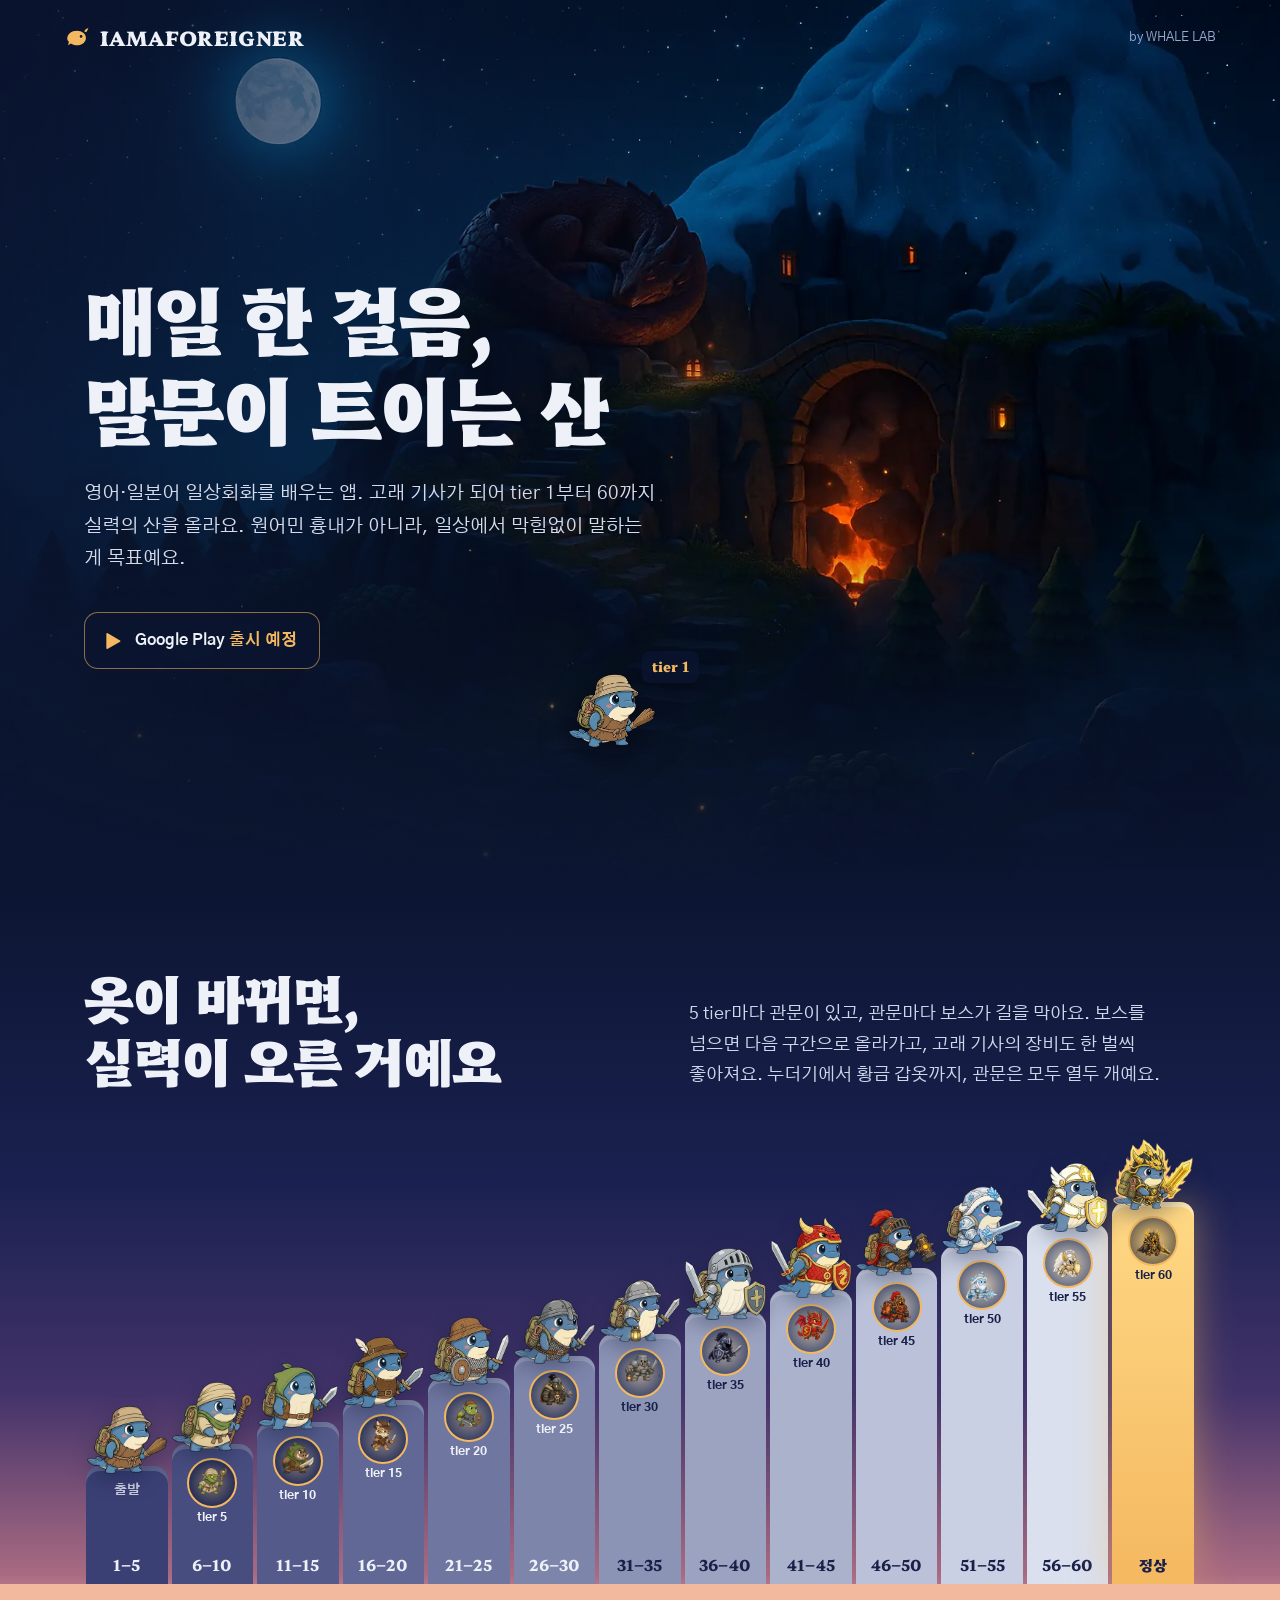
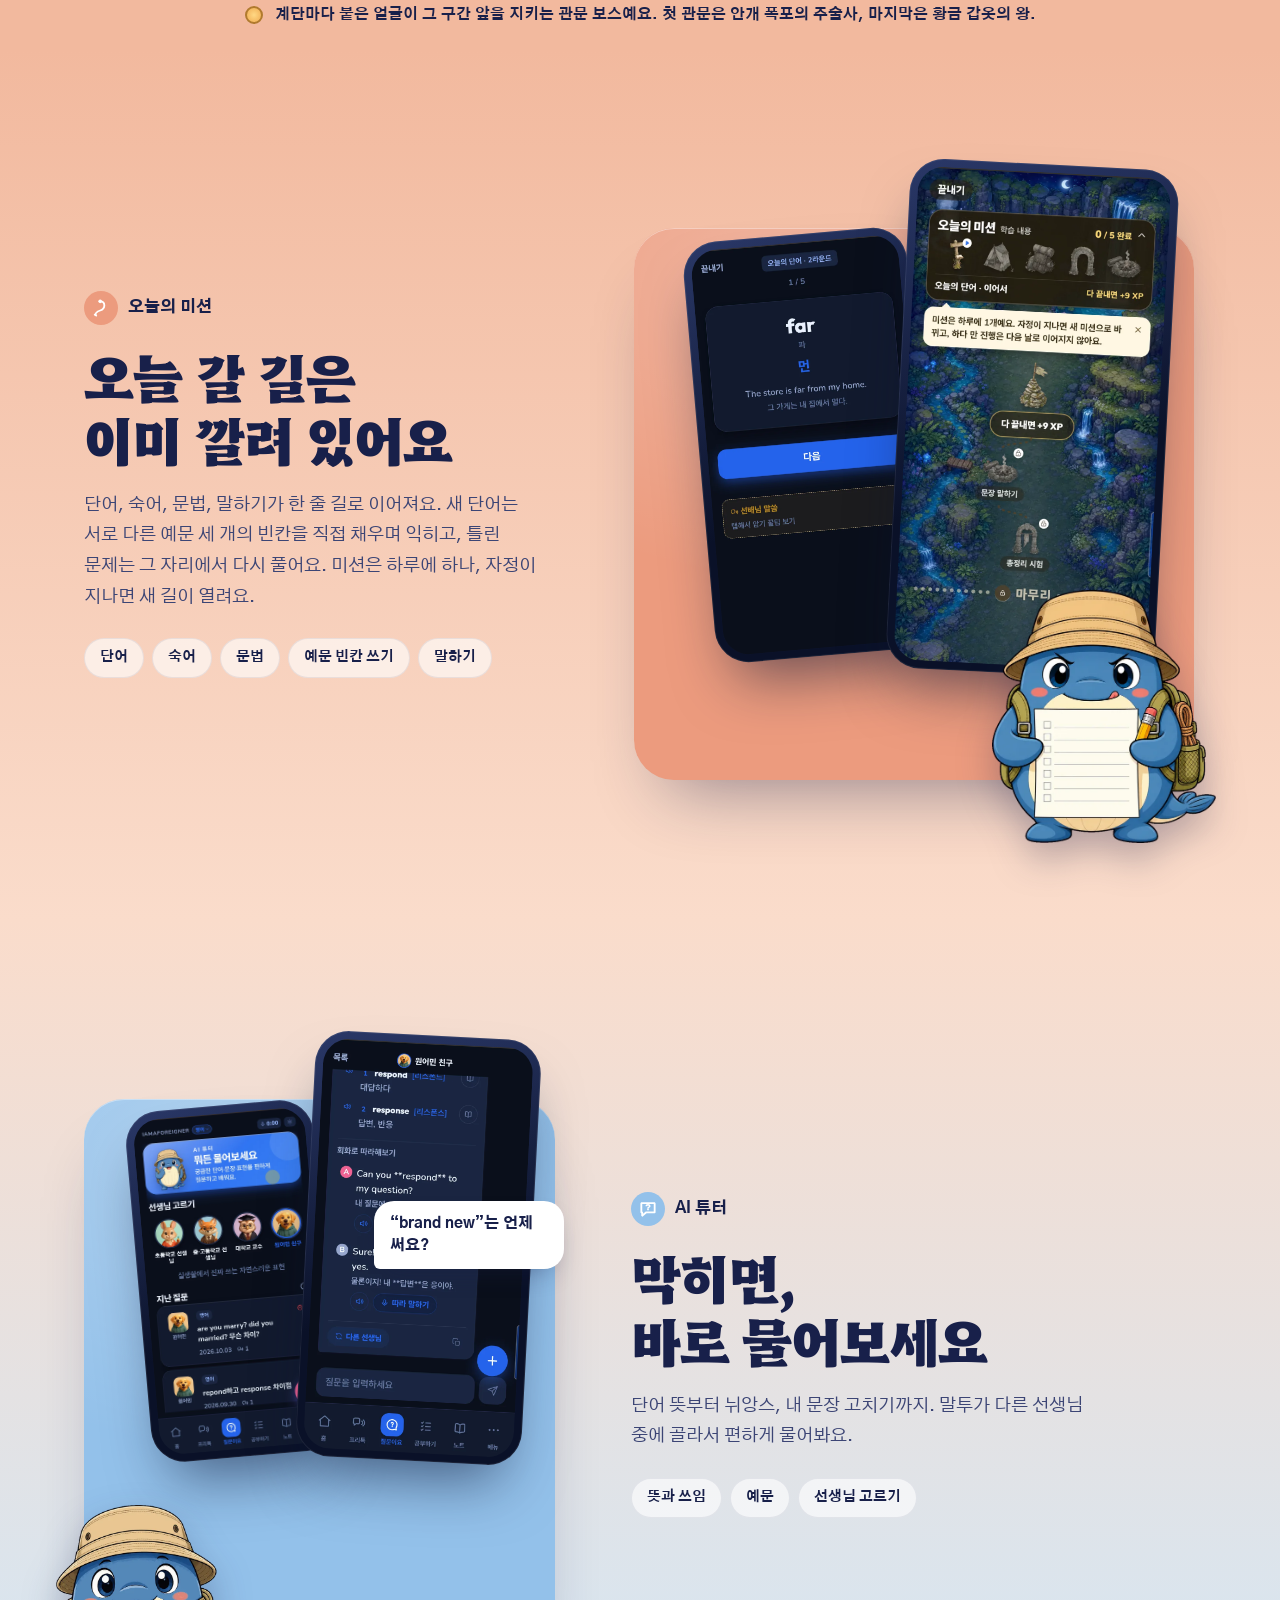
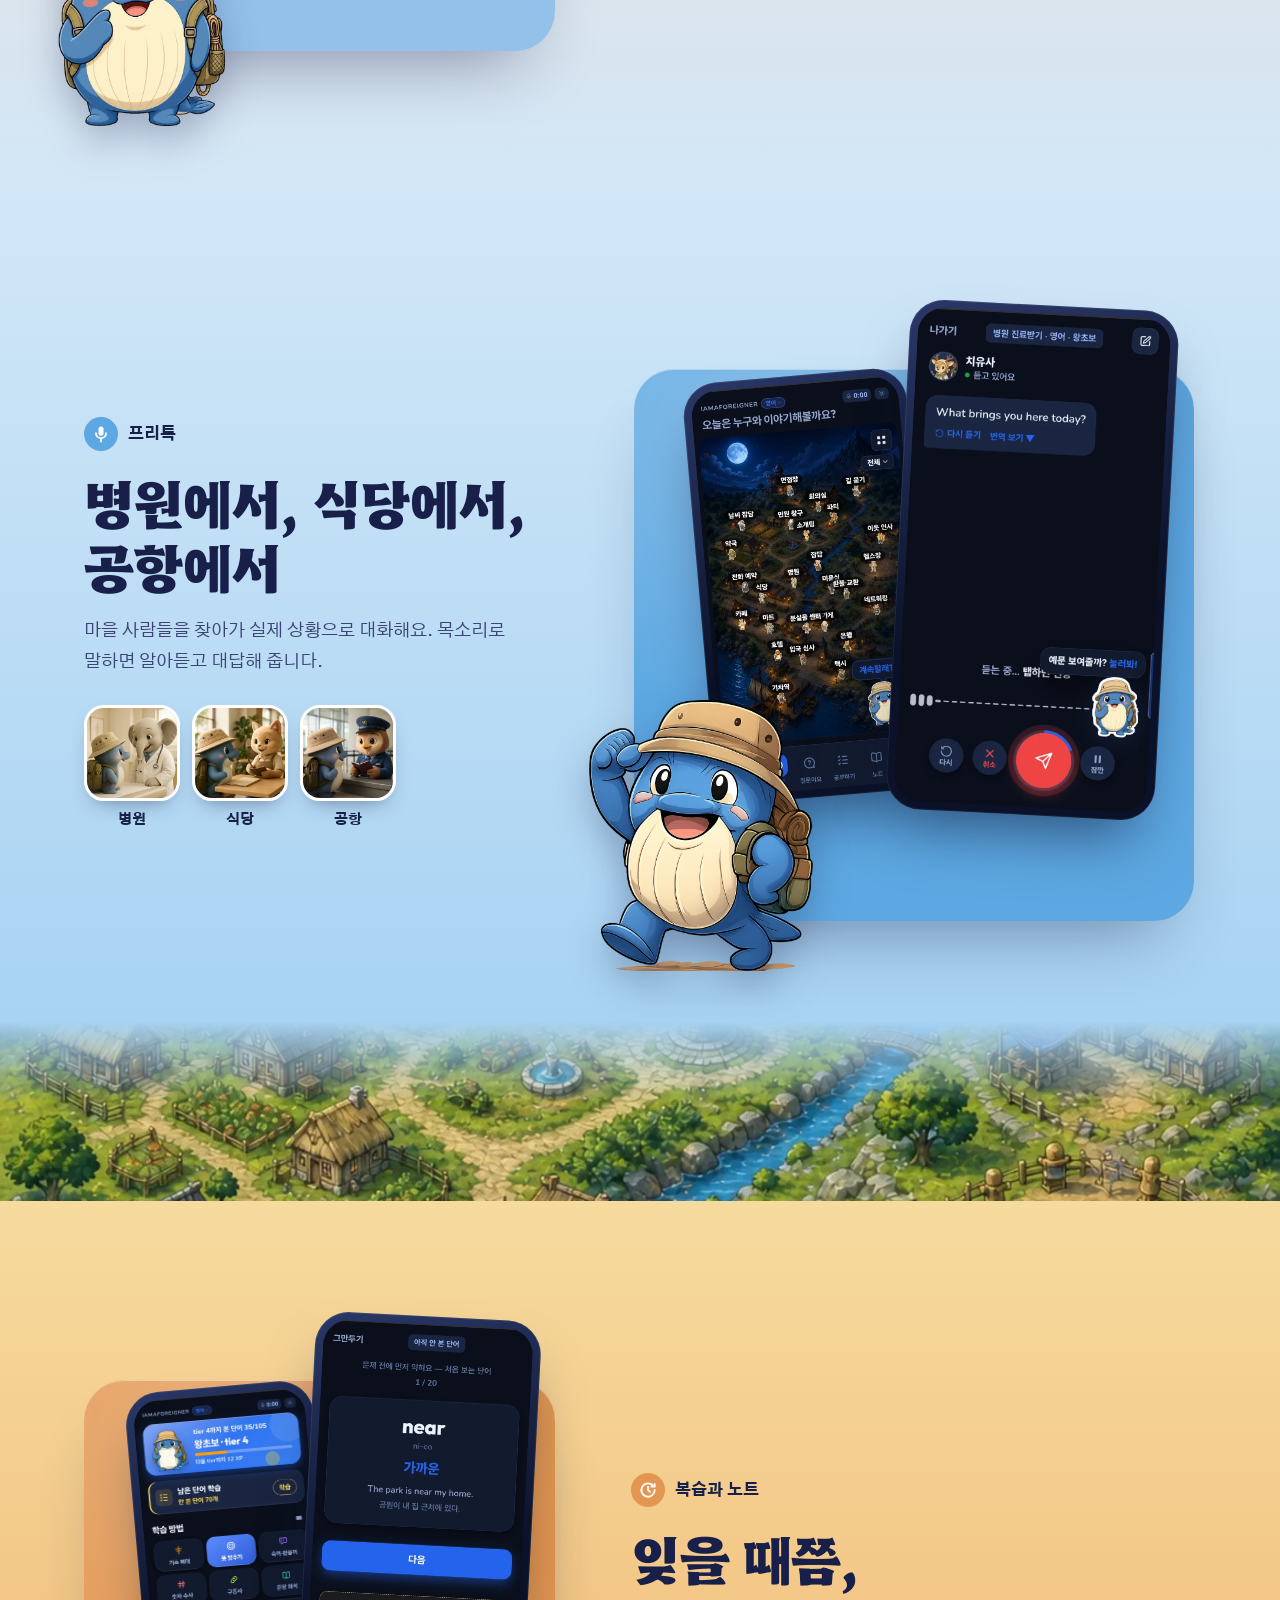
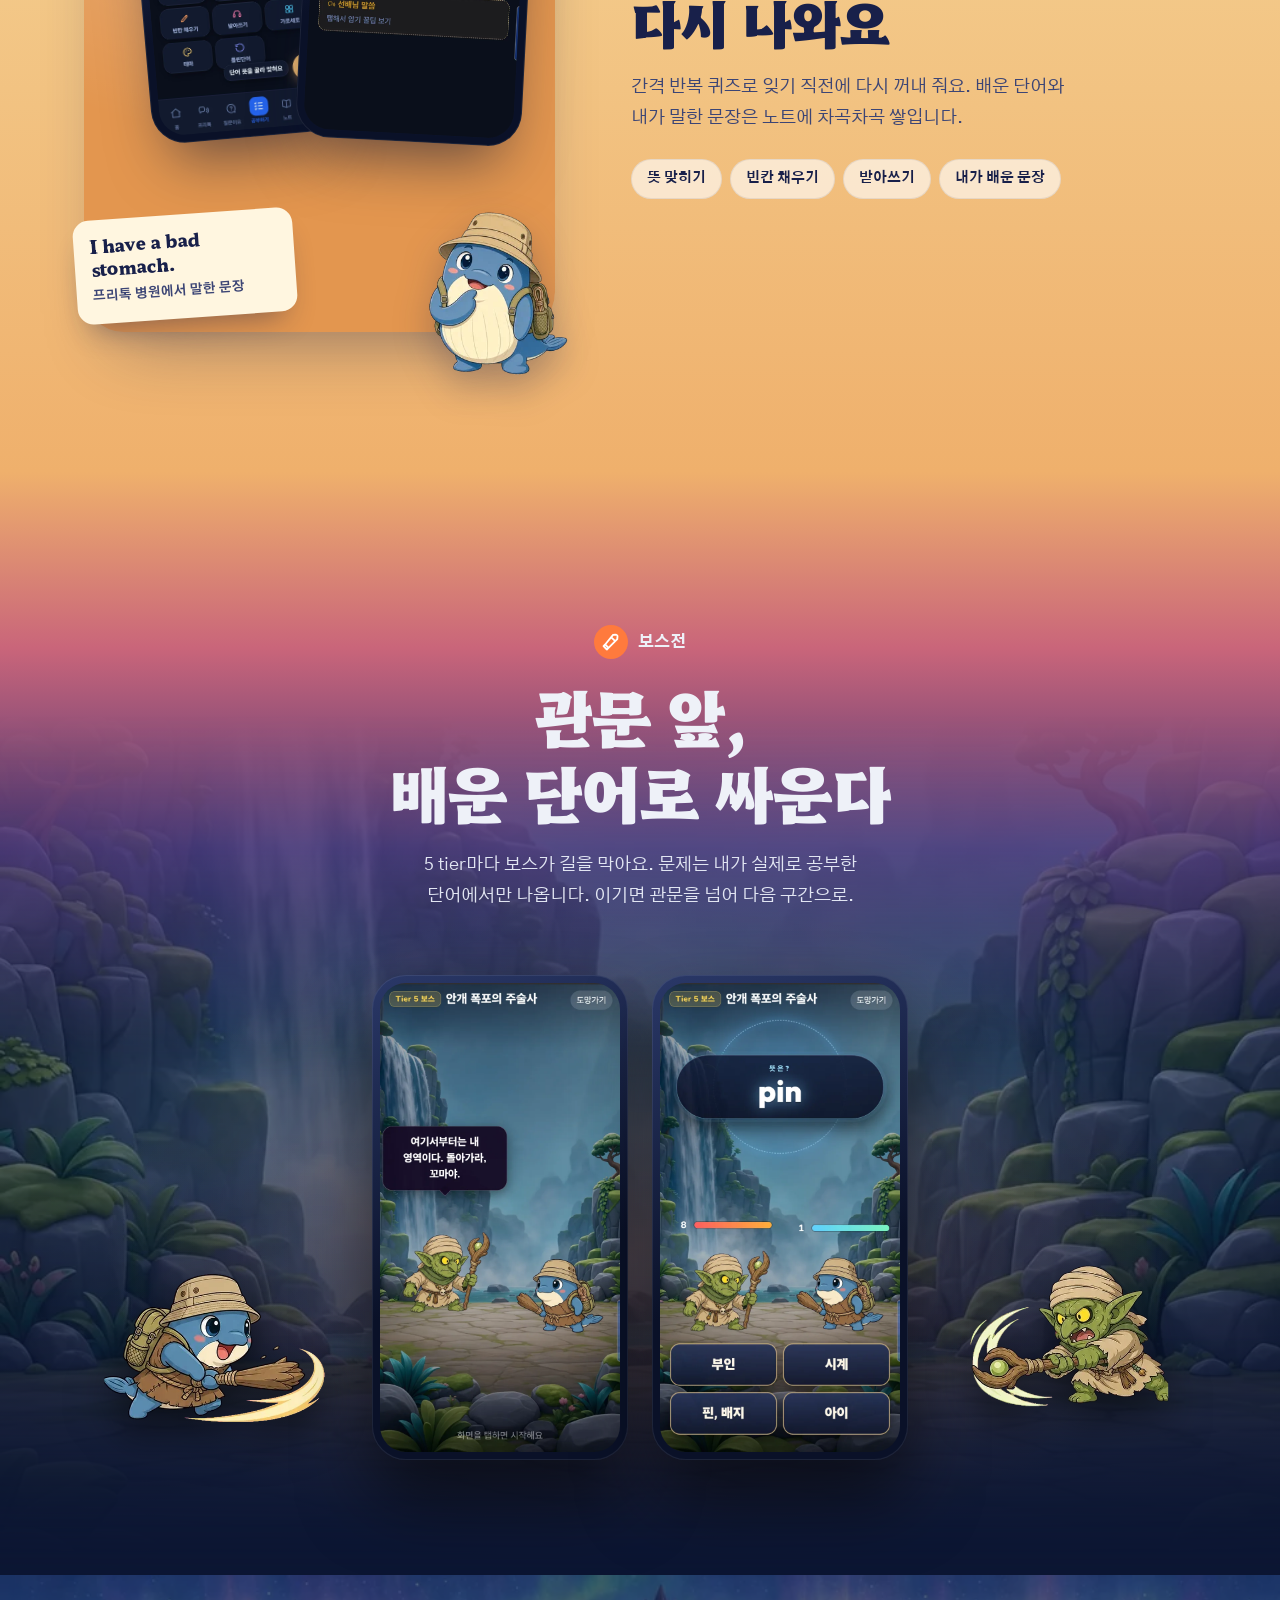
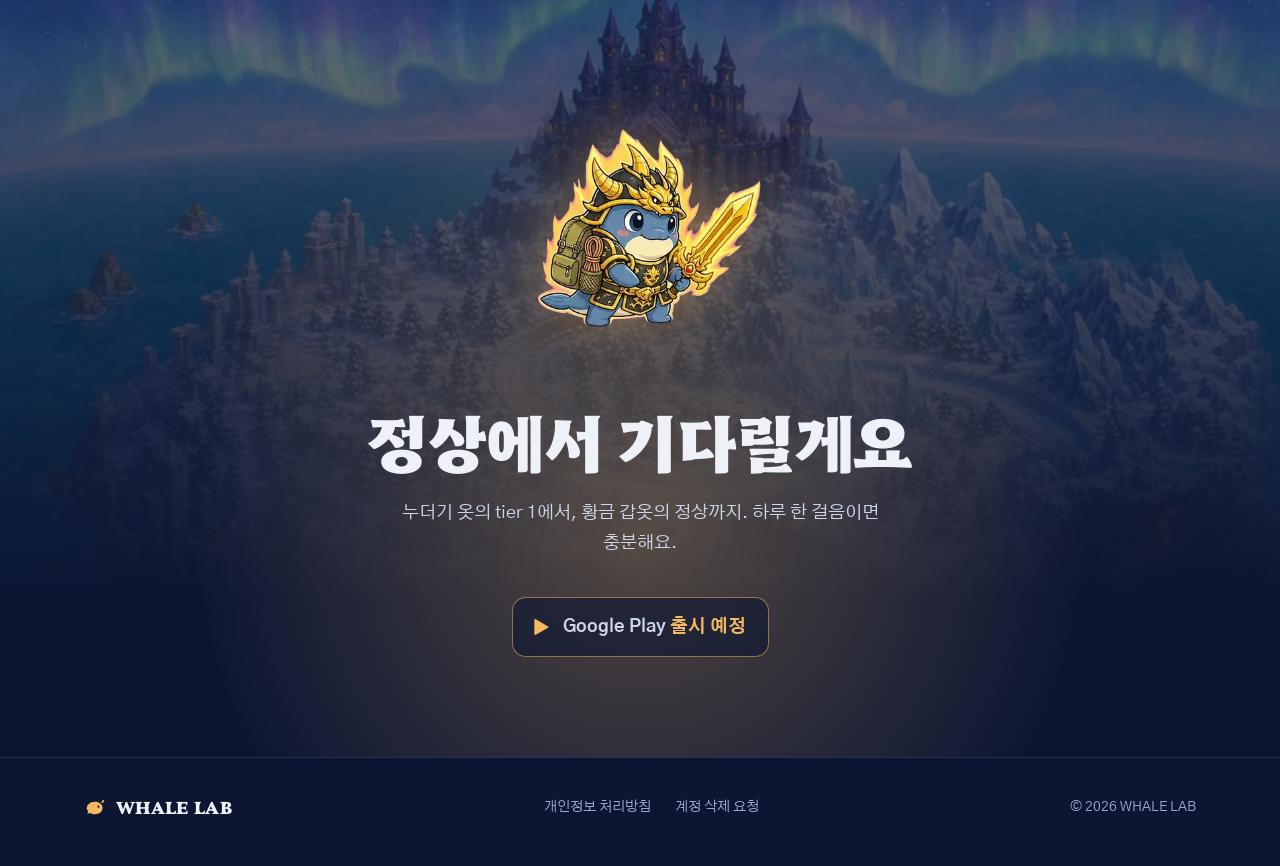
<file: index.html>
<!doctype html>
<html lang="ko">
<head>
<meta charset="utf-8">
<meta name="viewport" content="width=device-width, initial-scale=1">
<title>IAMAFOREIGNER</title>
<meta name="description" content="고래 기사가 되어 실력의 산을 오르는 영어·일본어 일상회화 앱. WHALE LAB.">
<link rel="preconnect" href="https://fonts.googleapis.com">
<link rel="preconnect" href="https://fonts.gstatic.com" crossorigin>
<link href="https://fonts.googleapis.com/css2?family=Hahmlet:wght@600;800;900&family=Gothic+A1:wght@400;500;700;800&display=swap" rel="stylesheet">
<link rel="preload" as="image" href="images/hero-night.webp">
<link rel="stylesheet" href="styles.css">
</head>
<body>

<svg width="0" height="0" style="position:absolute" aria-hidden="true">
  <symbol id="i-whale" viewBox="0 0 32 32"><path fill="#F4B860" d="M4 17c0-6 5-10 12-10 6 0 11 3.5 11 9 0 5-4.5 9-11 9-3 0-5.5-.8-7.5-2.2L5 25l1-4.5C4.7 19.5 4 18.3 4 17z"/><circle cx="21" cy="14" r="1.6" fill="#0C1633"/><path fill="#F4B860" d="M25 8c1-3 3-4 5-4-1 2-1.5 3.5-3 5z"/></symbol>
  <symbol id="i-play" viewBox="0 0 24 24"><path fill="currentColor" d="M4 3.2v17.6c0 .6.7 1 1.2.7L20.5 12.9c.5-.3.5-1.1 0-1.4L5.2 2.5C4.7 2.2 4 2.6 4 3.2z"/></symbol>
  <symbol id="i-path" viewBox="0 0 24 24"><path fill="none" stroke="currentColor" stroke-width="2.2" stroke-linecap="round" d="M5 21c0-4 3-5 6-6s5-3 5-6-2-5-5-5"/><circle cx="11" cy="4" r="2.2" fill="currentColor"/><circle cx="5" cy="21" r="2.2" fill="currentColor"/></symbol>
  <symbol id="i-ask" viewBox="0 0 24 24"><path fill="none" stroke="currentColor" stroke-width="2.2" stroke-linejoin="round" d="M4 5h16v11H10l-5 4v-4H4z"/><path fill="currentColor" d="M11 13.5h2v-2h-2zm1-7.5c-1.7 0-3 1.1-3 2.6h2c0-.4.4-.7 1-.7s1 .3 1 .8c0 .9-2 .9-2 2.3h2c0-.9 2-1.1 2-2.4C15 7.1 13.7 6 12 6z"/></symbol>
  <symbol id="i-mic" viewBox="0 0 24 24"><rect x="9" y="3" width="6" height="11" rx="3" fill="currentColor"/><path fill="none" stroke="currentColor" stroke-width="2.2" stroke-linecap="round" d="M6 11a6 6 0 0 0 12 0M12 17v4"/></symbol>
  <symbol id="i-loop" viewBox="0 0 24 24"><path fill="none" stroke="currentColor" stroke-width="2.2" stroke-linecap="round" stroke-linejoin="round" d="M20 12a8 8 0 1 1-2.3-5.6M20 4v4h-4"/><path fill="none" stroke="currentColor" stroke-width="2.2" stroke-linecap="round" d="M12 8v4l2.5 2"/></symbol>
  <symbol id="i-sword" viewBox="0 0 24 24"><path fill="none" stroke="currentColor" stroke-width="2.2" stroke-linecap="round" stroke-linejoin="round" d="M14.5 3.5 20 3l-.5 5.5L9 19l-4-4zM5 15l-2 2 4 4 2-2M13 7l4 4"/></symbol>
  <symbol id="i-gate" viewBox="0 0 24 24"><path fill="currentColor" d="M4 21V9a8 8 0 0 1 16 0v12h-4v-8a4 4 0 0 0-8 0v8H4Z"/></symbol>
</svg>

<header class="bar">
  <a class="brand" href="#top"><svg aria-hidden="true"><use href="#i-whale"/></svg>IAMAFOREIGNER</a>
  <small>by WHALE LAB</small>
</header>

<main id="top">

<!-- 1. 밤: 출발 -->
<section class="hero" aria-label="소개">
  <div class="hero__art"><div class="hero__stage"><img src="images/hero-night.webp" alt="달밤, 용이 잠든 실력의 산과 불 켜진 관문" width="1536" height="1024"></div></div>
  <div class="wrap">
    <div class="hero__copy">
      <h1><span>매일 한 걸음,</span><span>말문이 트이는 산</span></h1>
      <p class="hero__lede">영어·일본어 일상회화를 배우는 앱. 고래 기사가 되어 tier 1부터 60까지 실력의 산을 올라요. 원어민 흉내가 아니라, 일상에서 막힘없이 말하는 게 목표예요.</p>
      <p class="soon"><svg aria-hidden="true"><use href="#i-play"/></svg><span>Google Play <em>출시 예정</em></span></p>
    </div>
  </div>
  <!-- 고래는 배경 그림 좌표에 붙인다(계단 발치). 화면 기준으로 두면 넓은 화면에서 빈 곳에 뜬다. -->
  <div class="hero__pin"><div class="hero__stage">
    <figure class="hero__whale">
      <img src="images/hero-t01.webp" alt="남루한 옷차림으로 출발하는 고래 기사" width="420" height="420">
      <figcaption>tier 1</figcaption>
    </figure>
  </div></div>
</section>

<!-- 2. 새벽 전: 옷 계단 + 관문 -->
<section class="climb" aria-labelledby="climb-h">
  <div class="wrap climb__head">
    <h2 id="climb-h">옷이 바뀌면,<br>실력이 오른 거예요</h2>
    <p>5 tier마다 관문이 있고, 관문마다 보스가 길을 막아요. 보스를 넘으면 다음 구간으로 올라가고, 고래 기사의 장비도 한 벌씩 좋아져요. 누더기에서 황금 갑옷까지, 관문은 모두 열두 개예요.</p>
  </div>
  <div class="stairs-box">
    <div class="stairs" tabindex="0" aria-label="구간별 복장과 관문 보스. 옆으로 넘겨 볼 수 있어요">
      <ol>
        <li style="--k:0"><img class="fit" src="images/outfit-01.webp" alt="tier 1~5 복장: 누더기 옷" width="220" height="186"><div class="step"><span class="gate gate--start">출발</span><span class="range">1–5</span></div></li>
        <li style="--k:1"><img class="fit" src="images/outfit-02.webp" alt="tier 6~10 복장" width="220" height="190"><div class="step"><span class="gate"><img src="images/boss01.webp" alt="" width="240" height="240"><b>tier 5</b></span><span class="range">6–10</span></div></li>
        <li style="--k:2"><img class="fit" src="images/outfit-03.webp" alt="tier 11~15 복장" width="220" height="184"><div class="step"><span class="gate"><img src="images/boss02.webp" alt="" width="240" height="240"><b>tier 10</b></span><span class="range">11–15</span></div></li>
        <li style="--k:3"><img class="fit" src="images/outfit-04.webp" alt="tier 16~20 복장" width="220" height="193"><div class="step"><span class="gate"><img src="images/boss03.webp" alt="" width="240" height="240"><b>tier 15</b></span><span class="range">16–20</span></div></li>
        <li style="--k:4"><img class="fit" src="images/outfit-05.webp" alt="tier 21~25 복장" width="220" height="187"><div class="step"><span class="gate"><img src="images/boss04.webp" alt="" width="240" height="240"><b>tier 20</b></span><span class="range">21–25</span></div></li>
        <li style="--k:5"><img class="fit" src="images/outfit-06.webp" alt="tier 26~30 복장" width="220" height="176"><div class="step"><span class="gate"><img src="images/boss05.webp" alt="" width="240" height="240"><b>tier 25</b></span><span class="range">26–30</span></div></li>
        <li style="--k:6"><img class="fit" src="images/outfit-07.webp" alt="tier 31~35 복장" width="220" height="169"><div class="step"><span class="gate"><img src="images/boss06.webp" alt="" width="240" height="240"><b>tier 30</b></span><span class="range">31–35</span></div></li>
        <li style="--k:7"><img class="fit" src="images/outfit-08.webp" alt="tier 36~40 복장" width="220" height="197"><div class="step"><span class="gate"><img src="images/boss07.webp" alt="" width="240" height="240"><b>tier 35</b></span><span class="range">36–40</span></div></li>
        <li style="--k:8"><img class="fit" src="images/outfit-09.webp" alt="tier 41~45 복장" width="220" height="220"><div class="step"><span class="gate"><img src="images/boss08.webp" alt="" width="240" height="240"><b>tier 40</b></span><span class="range">41–45</span></div></li>
        <li style="--k:9"><img class="fit" src="images/outfit-10.webp" alt="tier 46~50 복장" width="220" height="184"><div class="step"><span class="gate"><img src="images/boss09.webp" alt="" width="240" height="240"><b>tier 45</b></span><span class="range">46–50</span></div></li>
        <li style="--k:10"><img class="fit" src="images/outfit-11.webp" alt="tier 51~55 복장" width="220" height="186"><div class="step"><span class="gate"><img src="images/boss10.webp" alt="" width="240" height="240"><b>tier 50</b></span><span class="range">51–55</span></div></li>
        <li style="--k:11"><img class="fit" src="images/outfit-12.webp" alt="tier 56~60 복장" width="220" height="189"><div class="step"><span class="gate"><img src="images/boss11.webp" alt="" width="240" height="240"><b>tier 55</b></span><span class="range">56–60</span></div></li>
        <li style="--k:12" class="top"><img class="fit" src="images/outfit-13.webp" alt="마지막 관문을 넘은 뒤의 황금 갑옷" width="220" height="194"><div class="step"><span class="gate"><img src="images/boss12.webp" alt="" width="240" height="240"><b>tier 60</b></span><span class="range">정상</span></div></li>
      </ol>
    </div>
  </div>
  <p class="climb__legend wrap"><span class="legend-dot" aria-hidden="true"></span>계단마다 붙은 얼굴이 그 구간 앞을 지키는 관문 보스예요. 첫 관문은 안개 폭포의 주술사, 마지막은 황금 갑옷의 왕.</p>
</section>

<!-- 3. 낮: 기능 4개 -->
<div class="day">

<section class="feat feat--dawn" aria-labelledby="f-mission">
  <div class="wrap feat__grid">
    <div class="feat__copy">
      <p class="kicker"><svg aria-hidden="true"><use href="#i-path"/></svg>오늘의 미션</p>
      <h2 id="f-mission">오늘 갈 길은<br>이미 깔려 있어요</h2>
      <p class="desc">단어, 숙어, 문법, 말하기가 한 줄 길로 이어져요. 새 단어는 서로 다른 예문 세 개의 빈칸을 직접 채우며 익히고, 틀린 문제는 그 자리에서 다시 풀어요. 미션은 하루에 하나, 자정이 지나면 새 길이 열려요.</p>
      <ul class="chips"><li>단어</li><li>숙어</li><li>문법</li><li>예문 빈칸 쓰기</li><li>말하기</li></ul>
    </div>
    <div class="stage">
      <div class="panel" aria-hidden="true"></div>
      <figure class="phone phone--back"><img src="images/shot-mission-2.webp" alt="오늘의 미션 라운드 2 화면" width="640" height="1250" loading="lazy"></figure>
      <figure class="phone phone--front"><img src="images/shot-mission-1.webp" alt="오늘의 미션 화면: 캠프를 따라 이어지는 학습 단계" width="640" height="1250" loading="lazy"></figure>
      <img class="cut cut--mission" src="images/banner-study.webp" alt="" width="520" height="587" loading="lazy">
    </div>
  </div>
</section>

<section class="feat feat--morning feat--flip" aria-labelledby="f-tutor">
  <div class="wrap feat__grid">
    <div class="feat__copy">
      <p class="kicker"><svg aria-hidden="true"><use href="#i-ask"/></svg>AI 튜터</p>
      <h2 id="f-tutor">막히면,<br>바로 물어보세요</h2>
      <p class="desc">단어 뜻부터 뉘앙스, 내 문장 고치기까지. 말투가 다른 선생님 중에 골라서 편하게 물어봐요.</p>
      <ul class="chips"><li>뜻과 쓰임</li><li>예문</li><li>선생님 고르기</li></ul>
    </div>
    <div class="stage">
      <div class="panel" aria-hidden="true"></div>
      <figure class="phone phone--back"><img src="images/shot-tutor-1.webp" alt="AI 튜터 화면: 선생님 고르기와 지난 질문" width="640" height="1250" loading="lazy"></figure>
      <figure class="phone phone--front"><img src="images/shot-tutor-2.webp" alt="AI 튜터가 respond와 response의 차이를 예문으로 설명하는 화면" width="640" height="1250" loading="lazy"></figure>
      <img class="cut cut--tutor" src="images/whale-ask.webp" alt="" width="520" height="679" loading="lazy">
      <p class="bubble" aria-hidden="true">“brand new”는 언제 써요?</p>
    </div>
  </div>
</section>

<section class="feat feat--noon" aria-labelledby="f-talk">
  <div class="wrap feat__grid">
    <div class="feat__copy">
      <p class="kicker"><svg aria-hidden="true"><use href="#i-mic"/></svg>프리톡</p>
      <h2 id="f-talk">병원에서, 식당에서,<br>공항에서</h2>
      <p class="desc">마을 사람들을 찾아가 실제 상황으로 대화해요. 목소리로 말하면 알아듣고 대답해 줍니다.</p>
      <ul class="scenes">
        <li><img src="images/scene-doctor.webp" alt="" width="300" height="300" loading="lazy">병원</li>
        <li><img src="images/scene-restaurant.webp" alt="" width="300" height="300" loading="lazy">식당</li>
        <li><img src="images/scene-airport.webp" alt="" width="300" height="300" loading="lazy">공항</li>
      </ul>
    </div>
    <div class="stage">
      <div class="panel" aria-hidden="true"></div>
      <figure class="phone phone--back"><img src="images/shot-freetalk-1.webp" alt="프리톡 마을 지도: 병원, 식당, 입국 심사 등 대화 장소" width="640" height="1250" loading="lazy"></figure>
      <figure class="phone phone--front"><img src="images/shot-freetalk-2.webp" alt="프리톡 병원 진료받기 대화 화면" width="640" height="1250" loading="lazy"></figure>
      <img class="cut cut--talk" src="images/whale-go.webp" alt="" width="760" height="918" loading="lazy">
    </div>
  </div>
  <div class="village" aria-hidden="true"></div>
</section>

<section class="feat feat--afternoon feat--flip" aria-labelledby="f-review">
  <div class="wrap feat__grid">
    <div class="feat__copy">
      <p class="kicker"><svg aria-hidden="true"><use href="#i-loop"/></svg>복습과 노트</p>
      <h2 id="f-review">잊을 때쯤,<br>다시 나와요</h2>
      <p class="desc">간격 반복 퀴즈로 잊기 직전에 다시 꺼내 줘요. 배운 단어와 내가 말한 문장은 노트에 차곡차곡 쌓입니다.</p>
      <ul class="chips"><li>뜻 맞히기</li><li>빈칸 채우기</li><li>받아쓰기</li><li>내가 배운 문장</li></ul>
    </div>
    <div class="stage">
      <div class="panel" aria-hidden="true"></div>
      <figure class="phone phone--back"><img src="images/shot-study-1.webp" alt="공부하기 화면: 뜻 맞추기, 빈칸 채우기 등 학습 방법" width="640" height="1250" loading="lazy"></figure>
      <figure class="phone phone--front"><img src="images/shot-study-2.webp" alt="처음 보는 단어를 먼저 익히는 단어 카드 화면" width="640" height="1250" loading="lazy"></figure>
      <img class="cut cut--review" src="images/whale-curious.webp" alt="" width="225" height="262" loading="lazy">
      <div class="notecard" aria-hidden="true"><b>I have a bad stomach.</b><span>프리톡 병원에서 말한 문장</span></div>
    </div>
  </div>
</section>

</div>

<!-- 4. 해질녘 → 밤: 보스전 -->
<section class="boss" aria-labelledby="f-boss">
  <div class="boss__bg"><img src="images/boss-bg.webp" alt="" width="1000" height="1500" loading="lazy"></div>
  <div class="wrap">
    <div class="boss__head">
      <p class="kicker"><svg aria-hidden="true"><use href="#i-sword"/></svg>보스전</p>
      <h2 id="f-boss">관문 앞,<br>배운 단어로 싸운다</h2>
      <p>5 tier마다 보스가 길을 막아요. 문제는 내가 실제로 공부한 단어에서만 나옵니다. 이기면 관문을 넘어 다음 구간으로.</p>
    </div>
    <div class="arena">
      <img class="fighter fighter--hero" src="images/hero-t01-attack.webp" alt="공격하는 고래 기사" width="420" height="420" loading="lazy">
      <div class="arena__phones">
        <figure class="phone"><img src="images/shot-boss-2.webp" alt="보스 안개 폭포의 주술사가 말을 거는 전투 시작 화면" width="640" height="1250" loading="lazy"></figure>
        <figure class="phone"><img src="images/shot-boss-1.webp" alt="tier 5 보스전: pin의 뜻을 고르는 4지선다" width="640" height="1250" loading="lazy"></figure>
      </div>
      <img class="fighter fighter--boss" src="images/boss01-attack.webp" alt="tier 5 보스, 안개 폭포의 주술사" width="420" height="420" loading="lazy">
    </div>
  </div>
</section>

<!-- 5. 정상 -->
<section class="summit" aria-labelledby="summit-h">
  <div class="summit__sky" aria-hidden="true"><img src="images/worldmap.webp" alt="" width="900" height="1350" loading="lazy"></div>
  <div class="wrap">
    <img class="summit__whale" src="images/hero-t13.webp" alt="황금 갑옷을 입은 고래 기사" width="420" height="420" loading="lazy">
    <h2 id="summit-h">정상에서 기다릴게요</h2>
    <p>누더기 옷의 tier 1에서, 황금 갑옷의 정상까지. 하루 한 걸음이면 충분해요.</p>
    <p class="soon"><svg aria-hidden="true"><use href="#i-play"/></svg><span>Google Play <em>출시 예정</em></span></p>
  </div>
</section>

</main>

<footer>
  <div class="wrap">
    <a class="brand brand--foot" href="#top"><svg aria-hidden="true"><use href="#i-whale"/></svg>WHALE LAB</a>
    <nav aria-label="정책">
      <a href="privacy.html">개인정보 처리방침</a>
      <a href="privacy.html#delete-account">계정 삭제 요청</a>
    </nav>
    <p>© 2026 WHALE LAB</p>
  </div>
</footer>

<div class="rail" aria-hidden="true">
  <span class="rail__lbl">tier</span>
  <span class="rail__num">1</span>
  <div class="rail__track"><span class="rail__dot"></span></div>
</div>

<script>
(function(){
  var rail=document.querySelector('.rail'), num=rail.querySelector('.rail__num'),
      dot=rail.querySelector('.rail__dot'), track=rail.querySelector('.rail__track');
  for(var g=5; g<=60; g+=5){ var t=document.createElement('i'); t.style.bottom=((g-1)/59*100)+'%'; track.appendChild(t); }
  var ticking=false;
  function update(){
    ticking=false;
    var max=document.documentElement.scrollHeight-innerHeight, p=max>0?Math.min(1,Math.max(0,scrollY/max)):0;
    num.textContent=Math.round(1+p*59);
    dot.style.top=((1-p)*100)+'%';
    rail.classList.toggle('on', scrollY>innerHeight*0.6);
  }
  addEventListener('scroll',function(){ if(!ticking){ticking=true;requestAnimationFrame(update);} },{passive:true});
  update();
})();
</script>
</body>
</html>
</file>
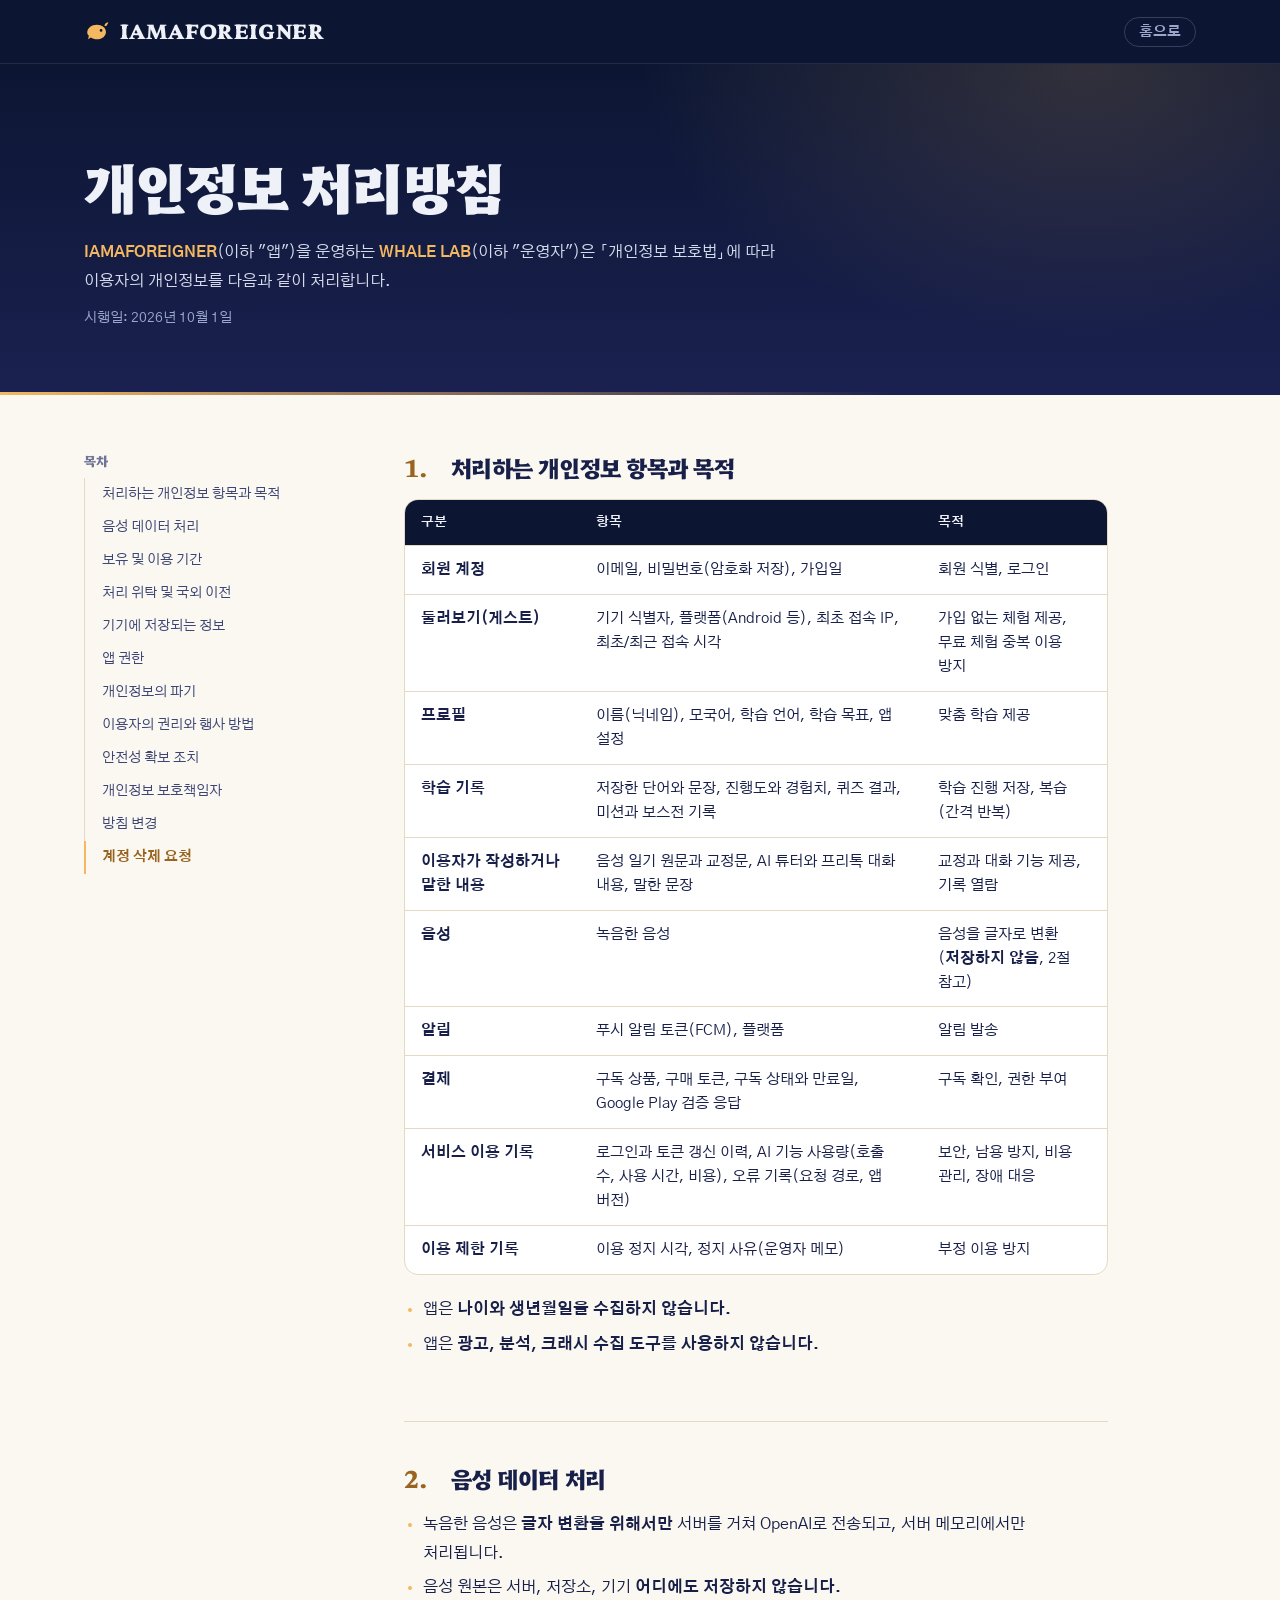
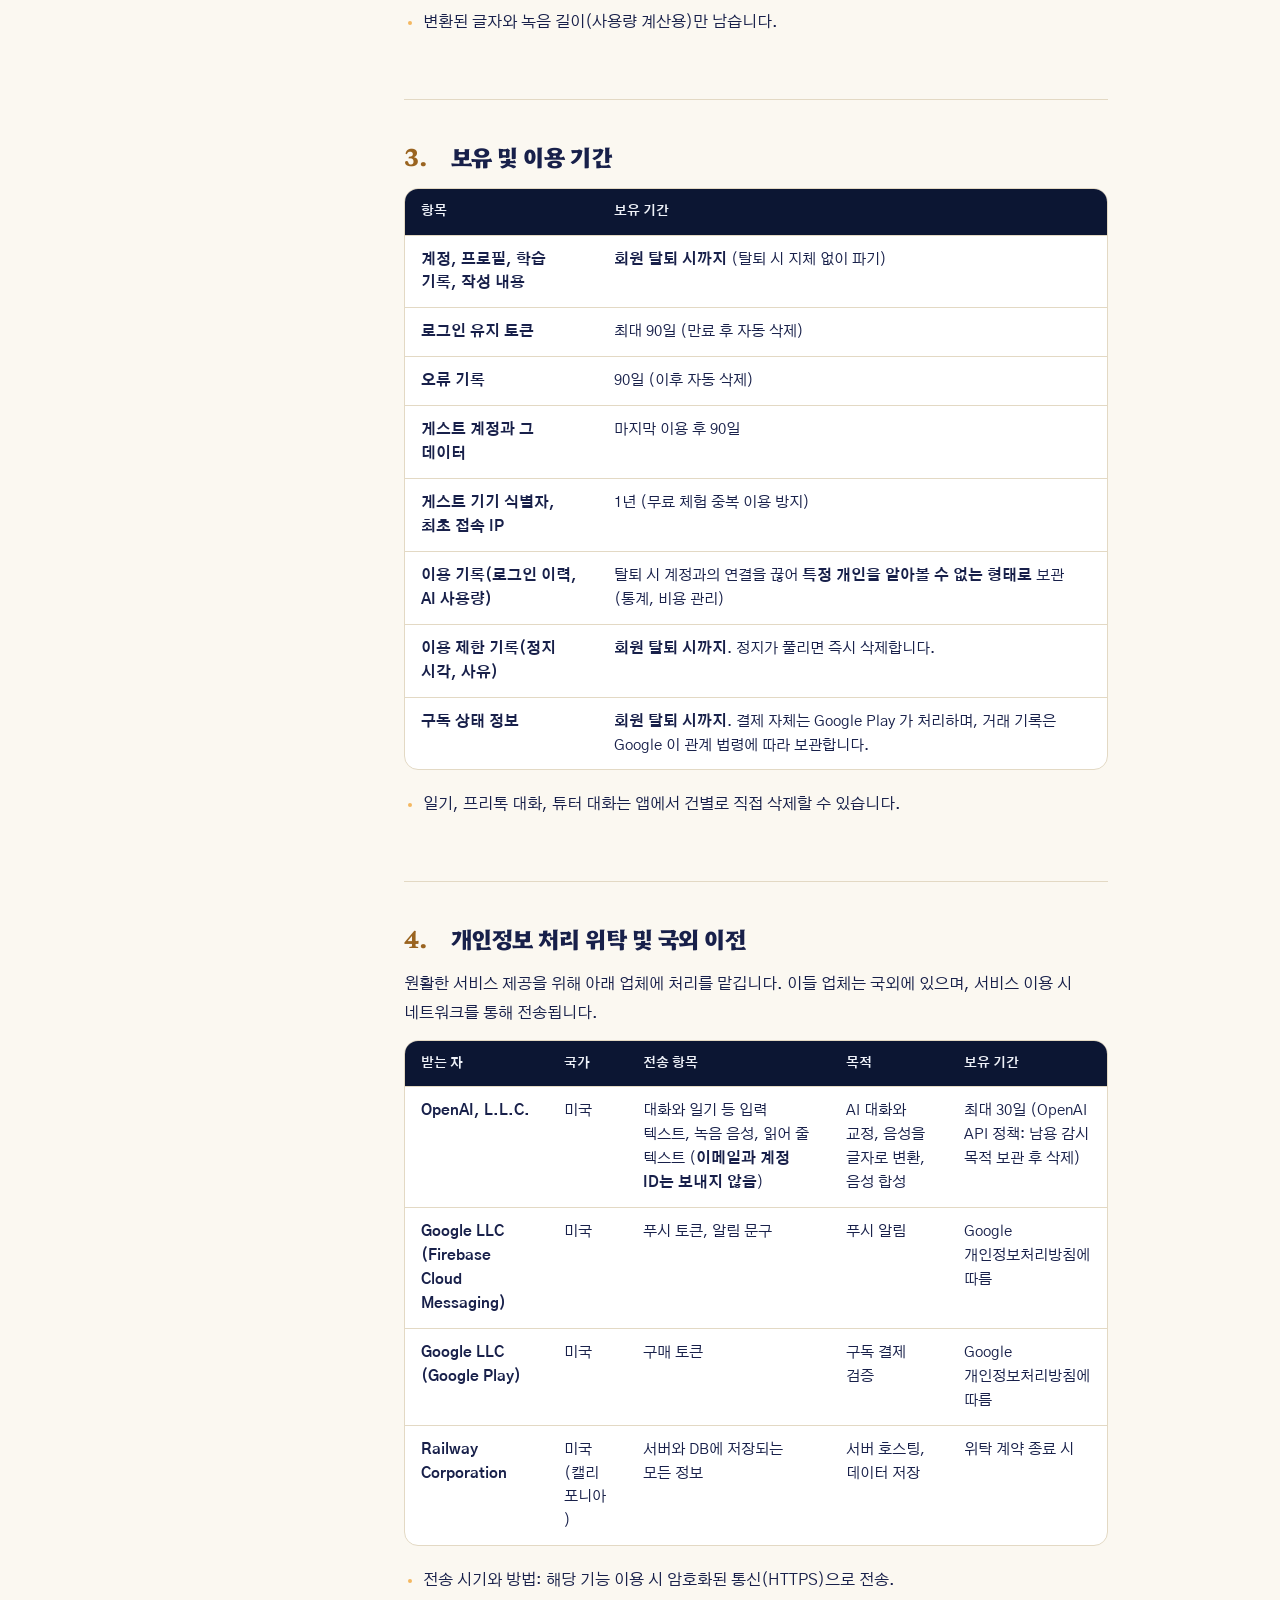
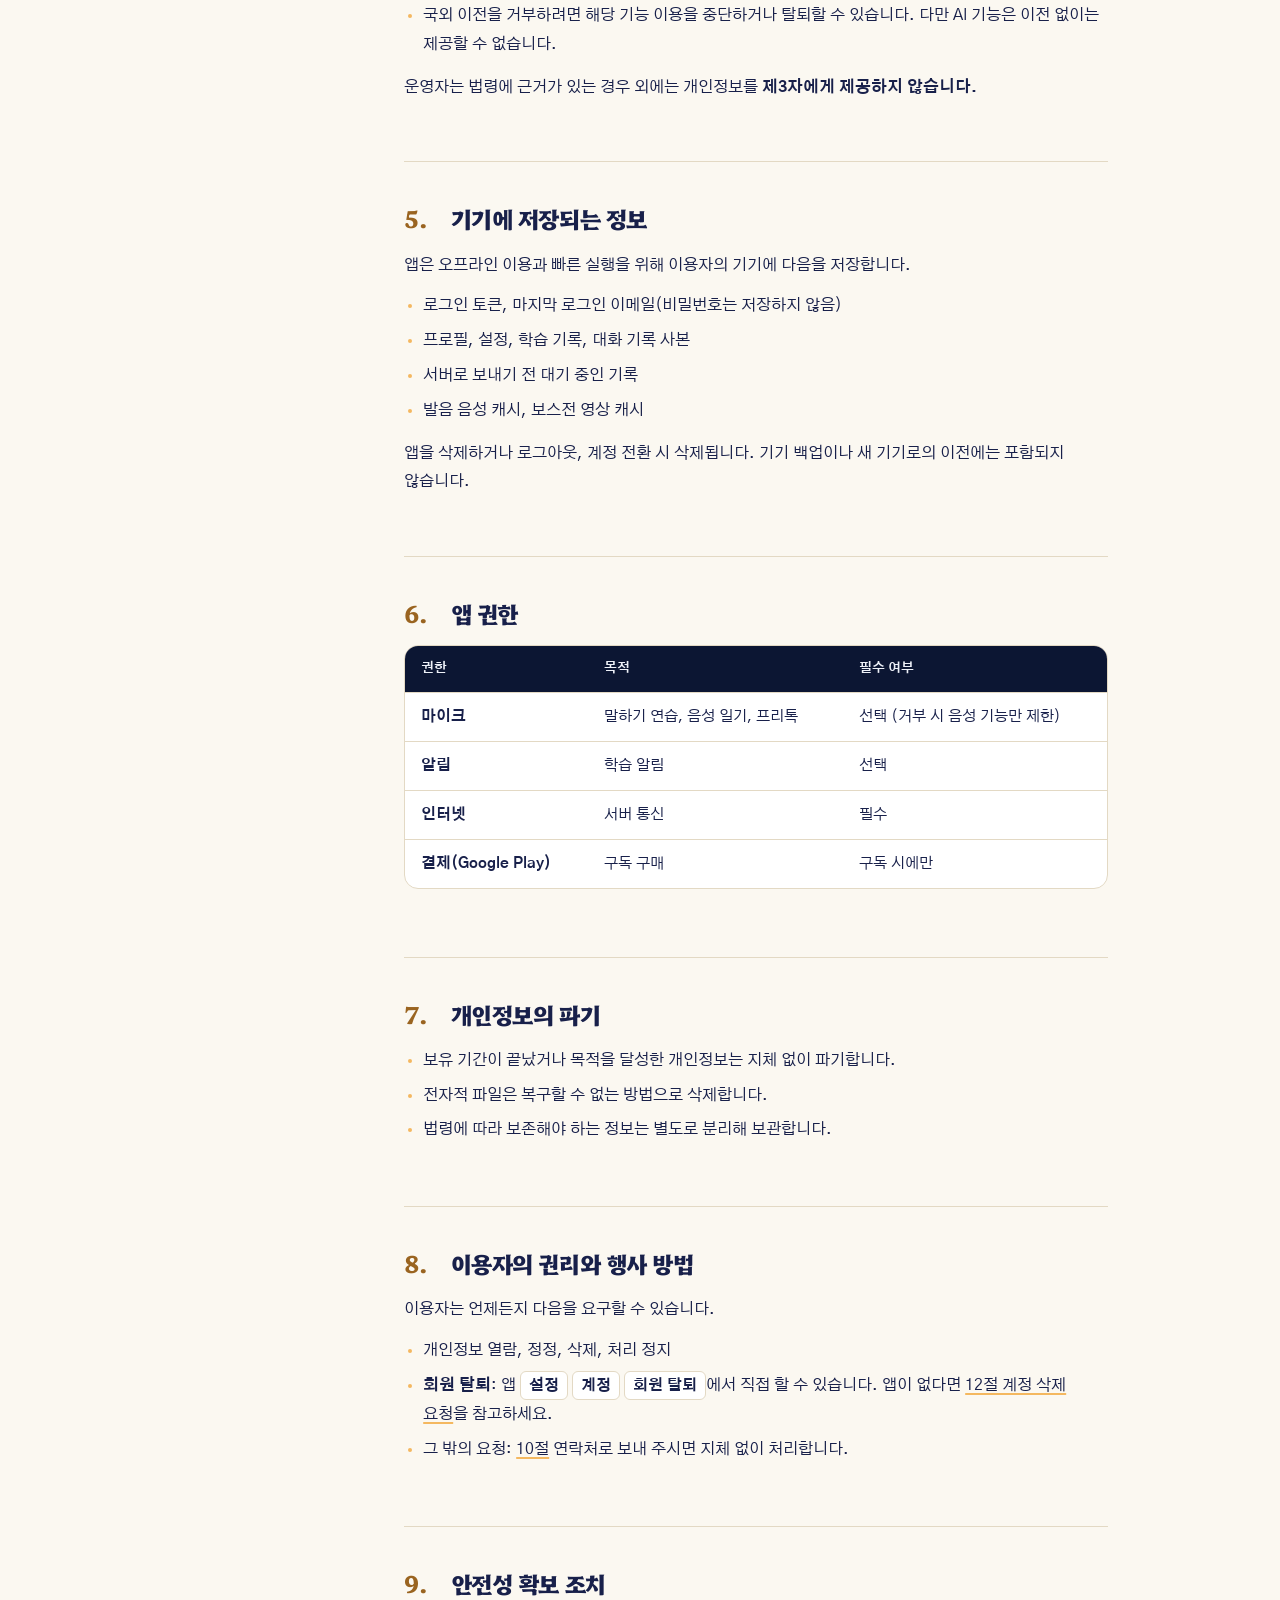
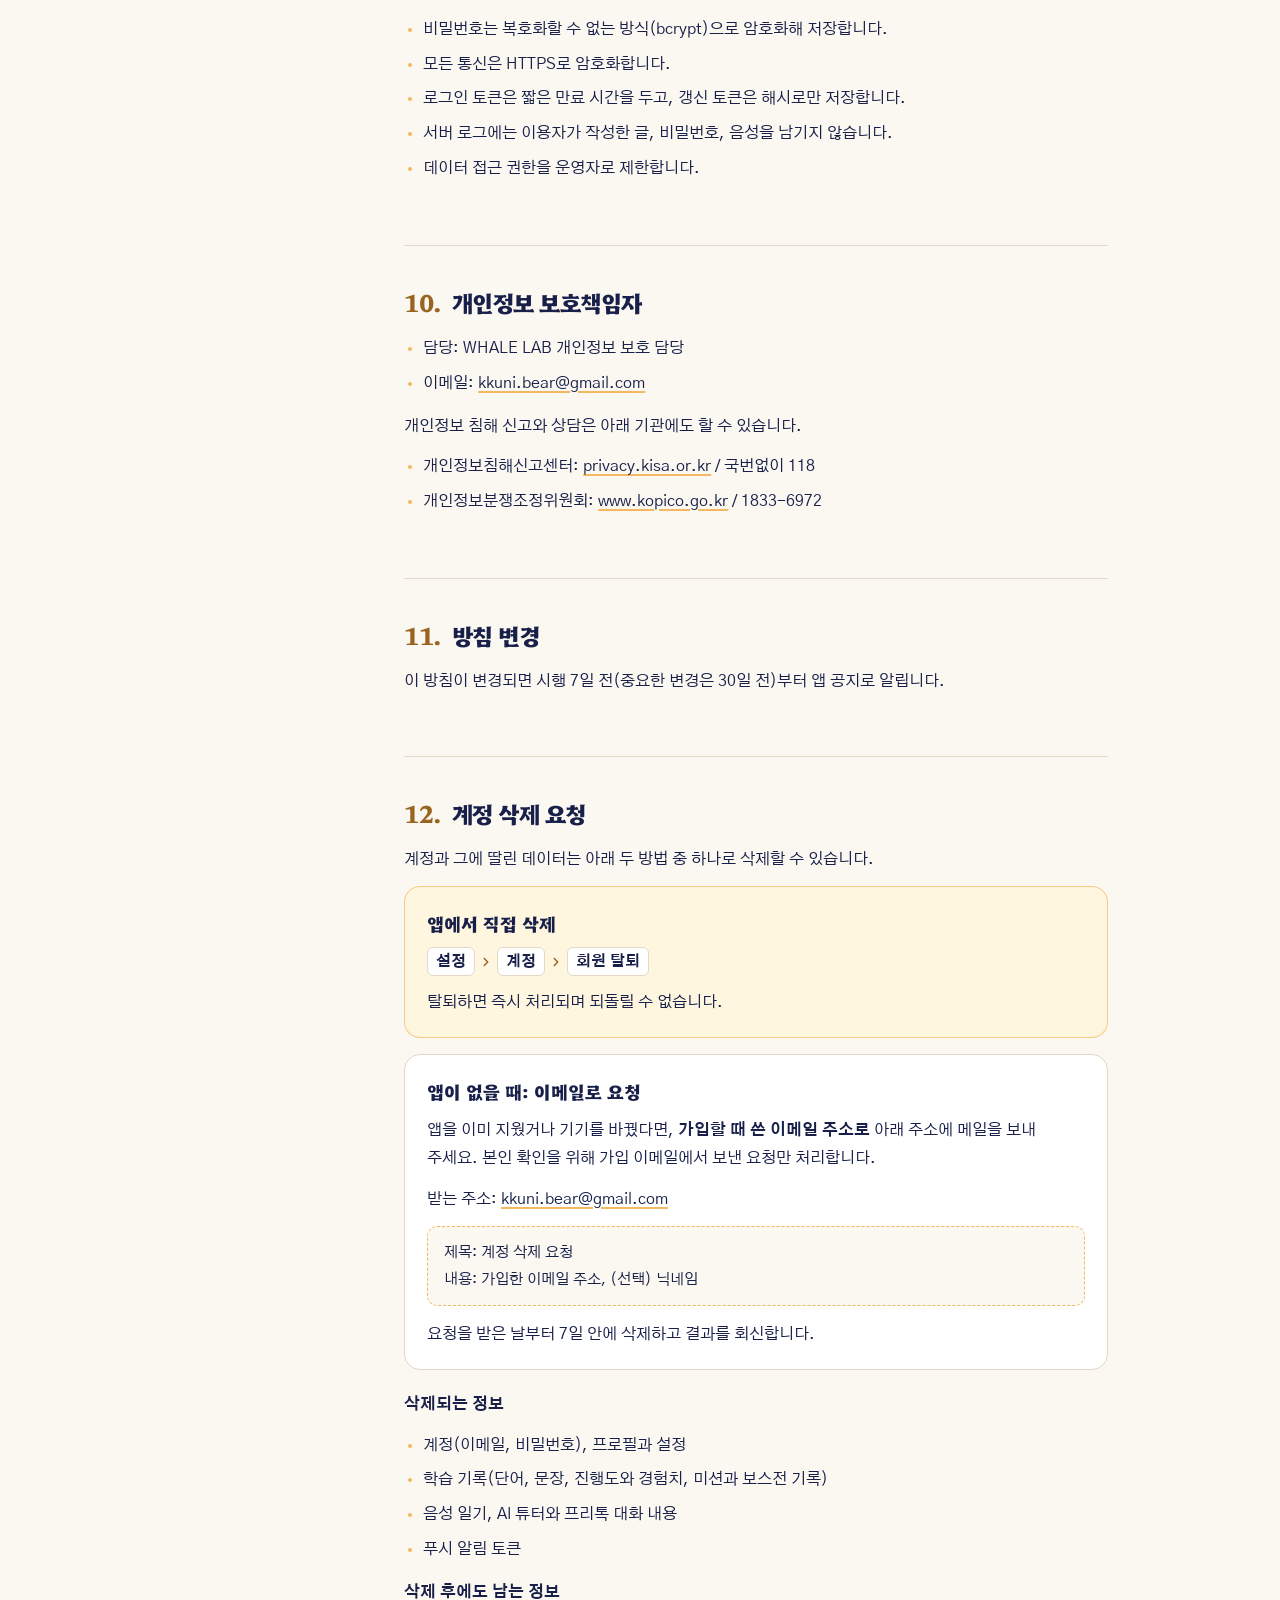
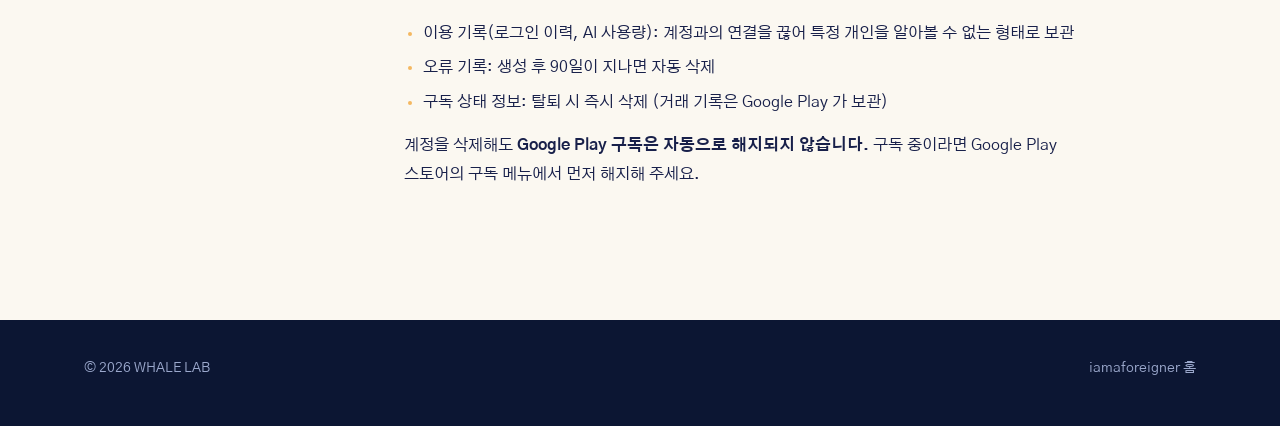
<file: privacy.html>
<!DOCTYPE html>
<html lang="ko">
<head>
<meta charset="UTF-8">
<meta name="viewport" content="width=device-width, initial-scale=1">
<title>개인정보 처리방침 — iamaforeigner</title>
<meta name="description" content="iamaforeigner 개인정보 처리방침과 계정 삭제 요청 방법">
<meta name="theme-color" content="#0C1633">
<link rel="preconnect" href="https://fonts.googleapis.com">
<link rel="preconnect" href="https://fonts.gstatic.com" crossorigin>
<link href="https://fonts.googleapis.com/css2?family=Hahmlet:wght@600;800;900&family=Gothic+A1:wght@400;500;700;800&display=swap" rel="stylesheet">
<style>
/* privacy — design C identity: night band header, paper reading surface */
:root{
  --night:#0C1633; --night-2:#1A2150; --moon:#EEF1F8; --mist:#9BA8CC;
  --lantern:#F4B860; --lantern-deep:#9A6420; --ink:#18204A; --ink-soft:#3C4575; --ink-mute:#6E7496;
  --paper:#FBF8F1; --paper-2:#F3ECDD; --line:#E3D9C4; --ph:#FFE58A;
  --display:"Hahmlet","Nanum Myeongjo",serif;
  --body:"Gothic A1",system-ui,sans-serif;
  --gutter:clamp(16px,5vw,72px);
  --header-h:64px;
}
*{box-sizing:border-box}
html{-webkit-text-size-adjust:100%;scroll-behavior:smooth;scroll-padding-top:calc(var(--header-h) + 20px)}
body{margin:0;background:var(--paper);color:var(--ink);font-family:var(--body);font-size:16px;line-height:1.8;overflow-x:hidden;-webkit-font-smoothing:antialiased;word-break:keep-all;overflow-wrap:anywhere}
a{color:var(--ink);text-decoration-color:var(--lantern);text-decoration-thickness:2px;text-underline-offset:3px}
a:hover{color:var(--lantern-deep)}
:focus-visible{outline:2px solid var(--lantern);outline-offset:3px;border-radius:6px}
.wrap{width:100%;max-width:1240px;margin:0 auto;padding:0 var(--gutter)}

/* header — night band */
.site-head{position:sticky;top:0;z-index:10;height:var(--header-h);background:var(--night);border-bottom:1px solid rgba(155,168,204,.14);transition:box-shadow .2s}
.site-head.scrolled{box-shadow:0 8px 24px -12px rgba(12,22,51,.6)}
.site-head .wrap{height:100%;display:flex;align-items:center;justify-content:space-between}
.wordmark{display:flex;align-items:center;gap:10px;text-transform:uppercase;font-family:var(--display);font-weight:900;font-size:19px;letter-spacing:.02em;color:var(--moon);text-decoration:none}
.wordmark:hover{color:var(--moon)}
.wordmark svg{width:26px;height:26px}
.site-head nav a{font-size:14px;font-weight:700;color:var(--mist);text-decoration:none;padding:7px 14px;border-radius:999px;border:1px solid rgba(155,168,204,.28)}
.site-head nav a:hover{color:var(--moon);border-color:var(--lantern)}

.doc-top{position:relative;padding:56px 0 48px;color:var(--moon);background:
  radial-gradient(50% 120% at 85% 0%,rgba(244,184,96,.16),transparent 70%),
  linear-gradient(180deg,var(--night) 0%,var(--night-2) 100%)}
.doc-top::after{content:"";position:absolute;left:0;right:0;bottom:0;height:3px;background:linear-gradient(90deg,var(--lantern),rgba(244,184,96,0) 70%)}
@media (min-width:1000px){.doc-top{padding:88px 0 64px}}
.doc-top h1{font-family:var(--display);font-weight:900;font-size:clamp(34px,5vw,56px);letter-spacing:-.02em;line-height:1.18;margin:0 0 20px}
.doc-top p{margin:0;max-width:44em;color:#D5DBEC}
.doc-top p strong{color:var(--lantern);font-weight:700}
.doc-top p + p{margin-top:10px;font-size:14px;color:var(--mist)}

.doc{display:grid;gap:32px;padding-top:32px;padding-bottom:112px}
@media (min-width:1000px){.doc{grid-template-columns:240px minmax(0,1fr);gap:80px;padding-top:56px}}

/* table of contents */
.toc{font-size:14px;line-height:1.5}
.toc details{border:1px solid var(--line);border-radius:14px;padding:14px 18px;background:var(--paper-2)}
.toc summary{font-family:var(--display);font-weight:800;cursor:pointer;color:var(--ink)}
.toc ol{margin:12px 0 2px;padding-left:1.6em;color:var(--ink-mute);font-variant-numeric:tabular-nums}
.toc li{margin:0;padding:5px 0}
.toc a{color:var(--ink-soft);text-decoration:none}
.toc a:hover{color:var(--ink)}
.toc a.cur{color:var(--lantern-deep);font-weight:700}
.toc li.hl a{color:var(--lantern-deep);font-weight:700}
@media (min-width:1000px){
  .toc{position:sticky;top:calc(var(--header-h) + 32px);align-self:start}
  .toc details{border:0;padding:0;background:none}
  .toc summary{list-style:none;pointer-events:none;font-size:13px;color:var(--ink-mute);margin-bottom:4px}
  .toc summary::-webkit-details-marker{display:none}
  .toc ol{border-left:1px solid var(--line);padding-left:0;list-style:none;margin:8px 0 0}
  .toc li{padding:0}
  .toc a{display:block;padding:6px 0 6px 16px;margin-left:-1px;border-left:2px solid transparent}
  .toc a.cur{border-left-color:var(--lantern)}
}

.body{max-width:44em;min-width:0}
.body section{padding-bottom:8px}
.body section + section{border-top:1px solid var(--line);margin-top:40px;padding-top:40px}
.body h2{font-family:var(--display);font-size:23px;font-weight:800;letter-spacing:-.02em;line-height:1.4;margin:0 0 16px;display:flex;gap:10px;align-items:baseline}
.body h2 .n{color:var(--lantern-deep);font-weight:800;font-variant-numeric:tabular-nums;min-width:1.6em}
.body p{margin:0 0 12px}
.body ul{margin:0 0 14px;padding-left:1.2em}
.body li{margin-bottom:6px}
.body li::marker{color:var(--lantern)}
.body strong{font-weight:700}

/* tables: grid on wide screens, stacked rows on phones */
.table-scroll{margin:8px 0 20px;border:1px solid var(--line);border-radius:14px;overflow:hidden;background:#fff}
table{border-collapse:collapse;width:100%;font-size:14.5px;line-height:1.65}
th,td{text-align:left;vertical-align:top;padding:12px 16px;border-bottom:1px solid var(--line)}
th{background:var(--night);color:var(--moon);font-weight:700;font-size:13px;white-space:nowrap}
tr:last-child td{border-bottom:0}
td:first-child{font-weight:700}
@media (min-width:700px){table.wide td:first-child{min-width:8em}}
@media (max-width:699px){
  .table-scroll{border:0;border-radius:0;overflow:visible;background:none}
  table,tbody,tr,td{display:block;width:100%}
  thead{position:absolute;width:1px;height:1px;overflow:hidden;clip:rect(0 0 0 0)}
  tr{border:1px solid var(--line);border-left:3px solid var(--lantern);border-radius:14px;padding:4px 0;margin-bottom:10px;background:#fff}
  td{border:0;padding:6px 16px}
  td:first-child{padding-top:12px;font-size:15.5px;font-family:var(--display);font-weight:800}
  td:not(:first-child)::before{content:attr(data-label);display:block;font-size:12px;font-weight:700;color:var(--ink-mute);line-height:1.5}
  td:last-child{padding-bottom:12px}
}

.ph{white-space:nowrap;background:var(--ph);color:var(--ink);border-radius:4px;padding:0 4px;font-weight:700;box-shadow:0 0 0 1px rgba(154,100,32,.35)}

.delete-box{border:1px solid var(--line);border-radius:16px;background:#fff;padding:20px 22px 8px;margin-top:12px}
#delete-account .delete-box:first-of-type{border-color:rgba(244,184,96,.7);background:#FFF6E0}
.delete-box h3{font-family:var(--display);font-size:18px;font-weight:800;margin:0 0 8px}
.path{display:inline-flex;flex-wrap:wrap;align-items:center;gap:4px;font-weight:700}
.path span{background:#fff;border:1px solid var(--line);border-radius:6px;padding:0 8px;font-size:.94em}
.path svg{width:14px;height:14px;color:var(--lantern-deep)}
.mail-template{background:var(--paper);border:1px dashed var(--lantern);border-radius:10px;padding:12px 16px;margin:8px 0 14px;font-size:15px}

/* footer — night */
.site-foot{background:var(--night);color:var(--mist);padding:36px 0 44px;font-size:14px}
.site-foot .wrap{display:flex;flex-wrap:wrap;gap:14px 28px;justify-content:space-between;align-items:center}
.site-foot a{color:var(--mist);text-decoration:none}
.site-foot a:hover{color:var(--moon);text-decoration:underline}
</style>
</head>
<body>

<header class="site-head">
  <div class="wrap">
    <a class="wordmark" href="./"><svg viewBox="0 0 32 32" aria-hidden="true"><path fill="#F4B860" d="M4 17c0-6 5-10 12-10 6 0 11 3.5 11 9 0 5-4.5 9-11 9-3 0-5.5-.8-7.5-2.2L5 25l1-4.5C4.7 19.5 4 18.3 4 17z"/><circle cx="21" cy="14" r="1.6" fill="#0C1633"/><path fill="#F4B860" d="M25 8c1-3 3-4 5-4-1 2-1.5 3.5-3 5z"/></svg>iamaforeigner</a>
    <nav><a class="back" href="./">홈으로</a></nav>
  </div>
</header>

<div class="doc-top">
  <div class="wrap">
    <h1>개인정보 처리방침</h1>
    <p><strong>IAMAFOREIGNER</strong>(이하 "앱")을 운영하는 <strong>WHALE LAB</strong>(이하 "운영자")은 「개인정보 보호법」에 따라 이용자의 개인정보를 다음과 같이 처리합니다.</p>
    <p>시행일: 2026년 10월 1일</p>
  </div>
</div>

<div class="wrap doc">
  <nav class="toc" aria-label="목차">
    <details open>
      <summary>목차</summary>
      <ol>
        <li><a href="#items">처리하는 개인정보 항목과 목적</a></li>
        <li><a href="#voice">음성 데이터 처리</a></li>
        <li><a href="#retention">보유 및 이용 기간</a></li>
        <li><a href="#transfer">처리 위탁 및 국외 이전</a></li>
        <li><a href="#device">기기에 저장되는 정보</a></li>
        <li><a href="#permissions">앱 권한</a></li>
        <li><a href="#destruction">개인정보의 파기</a></li>
        <li><a href="#rights">이용자의 권리와 행사 방법</a></li>
        <li><a href="#security">안전성 확보 조치</a></li>
        <li><a href="#officer">개인정보 보호책임자</a></li>
        <li><a href="#changes">방침 변경</a></li>
        <li class="hl"><a href="#delete-account">계정 삭제 요청</a></li>
      </ol>
    </details>
  </nav>

  <article class="body">

    <section id="items">
      <h2><span class="n">1.</span>처리하는 개인정보 항목과 목적</h2>
      <div class="table-scroll"><table class="wide">
        <thead><tr><th>구분</th><th>항목</th><th>목적</th></tr></thead>
        <tbody>
          <tr><td data-label="구분">회원 계정</td><td data-label="항목">이메일, 비밀번호(암호화 저장), 가입일</td><td data-label="목적">회원 식별, 로그인</td></tr>
          <tr><td data-label="구분">둘러보기(게스트)</td><td data-label="항목">기기 식별자, 플랫폼(Android 등), 최초 접속 IP, 최초/최근 접속 시각</td><td data-label="목적">가입 없는 체험 제공, 무료 체험 중복 이용 방지</td></tr>
          <tr><td data-label="구분">프로필</td><td data-label="항목">이름(닉네임), 모국어, 학습 언어, 학습 목표, 앱 설정</td><td data-label="목적">맞춤 학습 제공</td></tr>
          <tr><td data-label="구분">학습 기록</td><td data-label="항목">저장한 단어와 문장, 진행도와 경험치, 퀴즈 결과, 미션과 보스전 기록</td><td data-label="목적">학습 진행 저장, 복습(간격 반복)</td></tr>
          <tr><td data-label="구분">이용자가 작성하거나 말한 내용</td><td data-label="항목">음성 일기 원문과 교정문, AI 튜터와 프리톡 대화 내용, 말한 문장</td><td data-label="목적">교정과 대화 기능 제공, 기록 열람</td></tr>
          <tr><td data-label="구분">음성</td><td data-label="항목">녹음한 음성</td><td data-label="목적">음성을 글자로 변환(<strong>저장하지 않음</strong>, 2절 참고)</td></tr>
          <tr><td data-label="구분">알림</td><td data-label="항목">푸시 알림 토큰(FCM), 플랫폼</td><td data-label="목적">알림 발송</td></tr>
          <tr><td data-label="구분">결제</td><td data-label="항목">구독 상품, 구매 토큰, 구독 상태와 만료일, Google Play 검증 응답</td><td data-label="목적">구독 확인, 권한 부여</td></tr>
          <tr><td data-label="구분">서비스 이용 기록</td><td data-label="항목">로그인과 토큰 갱신 이력, AI 기능 사용량(호출 수, 사용 시간, 비용), 오류 기록(요청 경로, 앱 버전)</td><td data-label="목적">보안, 남용 방지, 비용 관리, 장애 대응</td></tr>
          <tr><td data-label="구분">이용 제한 기록</td><td data-label="항목">이용 정지 시각, 정지 사유(운영자 메모)</td><td data-label="목적">부정 이용 방지</td></tr>
        </tbody>
      </table></div>
      <ul>
        <li>앱은 <strong>나이와 생년월일을 수집하지 않습니다.</strong></li>
        <li>앱은 <strong>광고, 분석, 크래시 수집 도구를 사용하지 않습니다.</strong></li>
      </ul>
    </section>

    <section id="voice">
      <h2><span class="n">2.</span>음성 데이터 처리</h2>
      <ul>
        <li>녹음한 음성은 <strong>글자 변환을 위해서만</strong> 서버를 거쳐 OpenAI로 전송되고, 서버 메모리에서만 처리됩니다.</li>
        <li>음성 원본은 서버, 저장소, 기기 <strong>어디에도 저장하지 않습니다.</strong></li>
        <li>변환된 글자와 녹음 길이(사용량 계산용)만 남습니다.</li>
      </ul>
    </section>

    <section id="retention">
      <h2><span class="n">3.</span>보유 및 이용 기간</h2>
      <div class="table-scroll"><table>
        <thead><tr><th>항목</th><th>보유 기간</th></tr></thead>
        <tbody>
          <tr><td data-label="항목">계정, 프로필, 학습 기록, 작성 내용</td><td data-label="보유 기간"><strong>회원 탈퇴 시까지</strong> (탈퇴 시 지체 없이 파기)</td></tr>
          <tr><td data-label="항목">로그인 유지 토큰</td><td data-label="보유 기간">최대 90일 (만료 후 자동 삭제)</td></tr>
          <tr><td data-label="항목">오류 기록</td><td data-label="보유 기간">90일 (이후 자동 삭제)</td></tr>
          <tr><td data-label="항목">게스트 계정과 그 데이터</td><td data-label="보유 기간">마지막 이용 후 90일</td></tr>
          <tr><td data-label="항목">게스트 기기 식별자, 최초 접속 IP</td><td data-label="보유 기간">1년 (무료 체험 중복 이용 방지)</td></tr>
          <tr><td data-label="항목">이용 기록(로그인 이력, AI 사용량)</td><td data-label="보유 기간">탈퇴 시 계정과의 연결을 끊어 <strong>특정 개인을 알아볼 수 없는 형태로</strong> 보관(통계, 비용 관리)</td></tr>
          <tr><td data-label="항목">이용 제한 기록(정지 시각, 사유)</td><td data-label="보유 기간"><strong>회원 탈퇴 시까지</strong>. 정지가 풀리면 즉시 삭제합니다.</td></tr>
          <tr><td data-label="항목">구독 상태 정보</td><td data-label="보유 기간"><strong>회원 탈퇴 시까지</strong>. 결제 자체는 Google Play 가 처리하며, 거래 기록은 Google 이 관계 법령에 따라 보관합니다.</td></tr>
        </tbody>
      </table></div>
      <ul>
        <li>일기, 프리톡 대화, 튜터 대화는 앱에서 건별로 직접 삭제할 수 있습니다.</li>
      </ul>
    </section>

    <section id="transfer">
      <h2><span class="n">4.</span>개인정보 처리 위탁 및 국외 이전</h2>
      <p>원활한 서비스 제공을 위해 아래 업체에 처리를 맡깁니다. 이들 업체는 국외에 있으며, 서비스 이용 시 네트워크를 통해 전송됩니다.</p>
      <div class="table-scroll"><table class="wide">
        <thead><tr><th>받는 자</th><th>국가</th><th>전송 항목</th><th>목적</th><th>보유 기간</th></tr></thead>
        <tbody>
          <tr><td data-label="받는 자">OpenAI, L.L.C.</td><td data-label="국가">미국</td><td data-label="전송 항목">대화와 일기 등 입력 텍스트, 녹음 음성, 읽어 줄 텍스트 (<strong>이메일과 계정 ID는 보내지 않음</strong>)</td><td data-label="목적">AI 대화와 교정, 음성을 글자로 변환, 음성 합성</td><td data-label="보유 기간">최대 30일 (OpenAI API 정책: 남용 감시 목적 보관 후 삭제)</td></tr>
          <tr><td data-label="받는 자">Google LLC<br>(Firebase Cloud Messaging)</td><td data-label="국가">미국</td><td data-label="전송 항목">푸시 토큰, 알림 문구</td><td data-label="목적">푸시 알림</td><td data-label="보유 기간">Google 개인정보처리방침에 따름</td></tr>
          <tr><td data-label="받는 자">Google LLC<br>(Google Play)</td><td data-label="국가">미국</td><td data-label="전송 항목">구매 토큰</td><td data-label="목적">구독 결제 검증</td><td data-label="보유 기간">Google 개인정보처리방침에 따름</td></tr>
          <tr><td data-label="받는 자">Railway Corporation</td><td data-label="국가">미국 (캘리포니아)</td><td data-label="전송 항목">서버와 DB에 저장되는 모든 정보</td><td data-label="목적">서버 호스팅, 데이터 저장</td><td data-label="보유 기간">위탁 계약 종료 시</td></tr>
        </tbody>
      </table></div>
      <ul>
        <li>전송 시기와 방법: 해당 기능 이용 시 암호화된 통신(HTTPS)으로 전송.</li>
        <li>국외 이전을 거부하려면 해당 기능 이용을 중단하거나 탈퇴할 수 있습니다. 다만 AI 기능은 이전 없이는 제공할 수 없습니다.</li>
      </ul>
      <p>운영자는 법령에 근거가 있는 경우 외에는 개인정보를 <strong>제3자에게 제공하지 않습니다.</strong></p>
    </section>

    <section id="device">
      <h2><span class="n">5.</span>기기에 저장되는 정보</h2>
      <p>앱은 오프라인 이용과 빠른 실행을 위해 이용자의 기기에 다음을 저장합니다.</p>
      <ul>
        <li>로그인 토큰, 마지막 로그인 이메일(비밀번호는 저장하지 않음)</li>
        <li>프로필, 설정, 학습 기록, 대화 기록 사본</li>
        <li>서버로 보내기 전 대기 중인 기록</li>
        <li>발음 음성 캐시, 보스전 영상 캐시</li>
      </ul>
      <p>앱을 삭제하거나 로그아웃, 계정 전환 시 삭제됩니다. 기기 백업이나 새 기기로의 이전에는 포함되지 않습니다.</p>
    </section>

    <section id="permissions">
      <h2><span class="n">6.</span>앱 권한</h2>
      <div class="table-scroll"><table>
        <thead><tr><th>권한</th><th>목적</th><th>필수 여부</th></tr></thead>
        <tbody>
          <tr><td data-label="권한">마이크</td><td data-label="목적">말하기 연습, 음성 일기, 프리톡</td><td data-label="필수 여부">선택 (거부 시 음성 기능만 제한)</td></tr>
          <tr><td data-label="권한">알림</td><td data-label="목적">학습 알림</td><td data-label="필수 여부">선택</td></tr>
          <tr><td data-label="권한">인터넷</td><td data-label="목적">서버 통신</td><td data-label="필수 여부">필수</td></tr>
          <tr><td data-label="권한">결제(Google Play)</td><td data-label="목적">구독 구매</td><td data-label="필수 여부">구독 시에만</td></tr>
        </tbody>
      </table></div>
    </section>

    <section id="destruction">
      <h2><span class="n">7.</span>개인정보의 파기</h2>
      <ul>
        <li>보유 기간이 끝났거나 목적을 달성한 개인정보는 지체 없이 파기합니다.</li>
        <li>전자적 파일은 복구할 수 없는 방법으로 삭제합니다.</li>
        <li>법령에 따라 보존해야 하는 정보는 별도로 분리해 보관합니다.</li>
      </ul>
    </section>

    <section id="rights">
      <h2><span class="n">8.</span>이용자의 권리와 행사 방법</h2>
      <p>이용자는 언제든지 다음을 요구할 수 있습니다.</p>
      <ul>
        <li>개인정보 열람, 정정, 삭제, 처리 정지</li>
        <li><strong>회원 탈퇴</strong>: 앱 <span class="path"><span>설정</span><span>계정</span><span>회원 탈퇴</span></span>에서 직접 할 수 있습니다. 앱이 없다면 <a href="#delete-account">12절 계정 삭제 요청</a>을 참고하세요.</li>
        <li>그 밖의 요청: <a href="#officer">10절</a> 연락처로 보내 주시면 지체 없이 처리합니다.</li>
      </ul>
    </section>

    <section id="security">
      <h2><span class="n">9.</span>안전성 확보 조치</h2>
      <ul>
        <li>비밀번호는 복호화할 수 없는 방식(bcrypt)으로 암호화해 저장합니다.</li>
        <li>모든 통신은 HTTPS로 암호화합니다.</li>
        <li>로그인 토큰은 짧은 만료 시간을 두고, 갱신 토큰은 해시로만 저장합니다.</li>
        <li>서버 로그에는 이용자가 작성한 글, 비밀번호, 음성을 남기지 않습니다.</li>
        <li>데이터 접근 권한을 운영자로 제한합니다.</li>
      </ul>
    </section>

    <section id="officer">
      <h2><span class="n">10.</span>개인정보 보호책임자</h2>
      <ul>
        <li>담당: WHALE LAB 개인정보 보호 담당</li>
        <li>이메일: <a href="mailto:kkuni.bear@gmail.com">kkuni.bear@gmail.com</a></li>
      </ul>
      <p>개인정보 침해 신고와 상담은 아래 기관에도 할 수 있습니다.</p>
      <ul>
        <li>개인정보침해신고센터: <a href="https://privacy.kisa.or.kr" rel="noopener">privacy.kisa.or.kr</a> / 국번없이 118</li>
        <li>개인정보분쟁조정위원회: <a href="https://www.kopico.go.kr" rel="noopener">www.kopico.go.kr</a> / 1833-6972</li>
      </ul>
    </section>

    <section id="changes">
      <h2><span class="n">11.</span>방침 변경</h2>
      <p>이 방침이 변경되면 시행 7일 전(중요한 변경은 30일 전)부터 앱 공지로 알립니다.</p>
    </section>

    <section id="delete-account">
      <h2><span class="n">12.</span>계정 삭제 요청</h2>
      <p>계정과 그에 딸린 데이터는 아래 두 방법 중 하나로 삭제할 수 있습니다.</p>

      <div class="delete-box">
        <h3>앱에서 직접 삭제</h3>
        <p><span class="path"><span>설정</span><svg viewBox="0 0 24 24" fill="none" stroke="currentColor" stroke-width="2.5" stroke-linecap="round" stroke-linejoin="round" aria-hidden="true"><path d="M9 6l6 6-6 6"/></svg><span>계정</span><svg viewBox="0 0 24 24" fill="none" stroke="currentColor" stroke-width="2.5" stroke-linecap="round" stroke-linejoin="round" aria-hidden="true"><path d="M9 6l6 6-6 6"/></svg><span>회원 탈퇴</span></span></p>
        <p>탈퇴하면 즉시 처리되며 되돌릴 수 없습니다.</p>
      </div>

      <div class="delete-box" style="margin-top:16px">
        <h3>앱이 없을 때: 이메일로 요청</h3>
        <p>앱을 이미 지웠거나 기기를 바꿨다면, <strong>가입할 때 쓴 이메일 주소로</strong> 아래 주소에 메일을 보내 주세요. 본인 확인을 위해 가입 이메일에서 보낸 요청만 처리합니다.</p>
        <p>받는 주소: <a href="mailto:kkuni.bear@gmail.com?subject=%EA%B3%84%EC%A0%95%20%EC%82%AD%EC%A0%9C%20%EC%9A%94%EC%B2%AD">kkuni.bear@gmail.com</a></p>
        <div class="mail-template">
          제목: 계정 삭제 요청<br>
          내용: 가입한 이메일 주소, (선택) 닉네임
        </div>
        <p>요청을 받은 날부터 7일 안에 삭제하고 결과를 회신합니다.</p>
      </div>

      <p style="margin-top:20px"><strong>삭제되는 정보</strong></p>
      <ul>
        <li>계정(이메일, 비밀번호), 프로필과 설정</li>
        <li>학습 기록(단어, 문장, 진행도와 경험치, 미션과 보스전 기록)</li>
        <li>음성 일기, AI 튜터와 프리톡 대화 내용</li>
        <li>푸시 알림 토큰</li>
      </ul>
      <p><strong>삭제 후에도 남는 정보</strong></p>
      <ul>
        <li>이용 기록(로그인 이력, AI 사용량): 계정과의 연결을 끊어 특정 개인을 알아볼 수 없는 형태로 보관</li>
        <li>오류 기록: 생성 후 90일이 지나면 자동 삭제</li>
        <li>구독 상태 정보: 탈퇴 시 즉시 삭제 (거래 기록은 Google Play 가 보관)</li>
      </ul>
      <p>계정을 삭제해도 <strong>Google Play 구독은 자동으로 해지되지 않습니다.</strong> 구독 중이라면 Google Play 스토어의 구독 메뉴에서 먼저 해지해 주세요.</p>
    </section>

  </article>
</div>

<footer class="site-foot">
  <div class="wrap">
    <span>&copy; 2026 WHALE LAB</span>
    <a href="./">iamaforeigner 홈</a>
  </div>
</footer>

<script>
(function () {
  var head = document.querySelector('.site-head');
  var onScroll = function () { head.classList.toggle('scrolled', window.scrollY > 8); };
  window.addEventListener('scroll', onScroll, { passive: true }); onScroll();

  var d = document.querySelector('.toc details');
  if (d && window.matchMedia('(max-width: 999px)').matches) d.open = false;

  var links = {};
  document.querySelectorAll('.toc a').forEach(function (a) { links[a.getAttribute('href').slice(1)] = a; });
  if (!('IntersectionObserver' in window)) return;
  var io = new IntersectionObserver(function (es) {
    es.forEach(function (e) {
      if (!e.isIntersecting) return;
      Object.keys(links).forEach(function (k) { links[k].classList.toggle('cur', k === e.target.id); });
    });
  }, { rootMargin: '-20% 0px -70% 0px' });
  document.querySelectorAll('.body section[id]').forEach(function (s) { io.observe(s); });
})();
</script>
</body>
</html>
</file>
<file: styles.css>
/* IAMAFOREIGNER — option C: 산을 오르는 하루 (night → dawn → day → dusk → night summit) */
:root{
  --night:#0C1633;
  --moon:#EEF1F8;
  --mist:#9BA8CC;
  --lantern:#F4B860;
  --ember:#FF7A3D;
  --ink:#18204A;
  --ink-soft:#3C4575;

  /* sky progression */
  --dawn:#F2B99E;   --dawn-2:#FADCCB;   --dawn-panel:#EC9B7E;
  --morning:#D2E7F7; --morning-panel:#93C1EA;
  --noon:#9FCFF2;   --noon-panel:#5DA8E2;
  --gold:#F6DB9E;   --gold-2:#EFB06C;  --gold-panel:#E3964F;

  --display:"Hahmlet","Nanum Myeongjo",serif;
  --body:"Gothic A1",system-ui,sans-serif;
  --gutter:clamp(16px,5vw,72px);
  --r-panel:40px;
  --r-phone:34px;
}
*{box-sizing:border-box}
html{scroll-behavior:smooth}
body{margin:0;background:var(--night);color:var(--moon);font-family:var(--body);font-size:17px;line-height:1.7;overflow-x:hidden;-webkit-font-smoothing:antialiased}
img{display:block;max-width:100%;height:auto}
figure{margin:0}
a{color:inherit}
:focus-visible{outline:2px solid var(--lantern);outline-offset:3px;border-radius:6px}
.wrap{width:100%;max-width:1240px;margin:0 auto;padding:0 var(--gutter)}
h1,h2,h3{font-family:var(--display);font-weight:900;letter-spacing:-.02em;line-height:1.18;margin:0;word-break:keep-all}
p{margin:0;word-break:keep-all}
ul,ol{margin:0;padding:0;list-style:none}

/* ---------- top bar ---------- */
.bar{position:absolute;inset:0 0 auto 0;z-index:5;display:flex;justify-content:space-between;align-items:center;padding:22px var(--gutter)}
.brand{display:flex;align-items:center;gap:10px;font-family:var(--display);font-weight:900;font-size:19px;letter-spacing:.02em;text-decoration:none}
.brand svg{width:26px;height:26px}
.bar small{font-size:13px;color:var(--mist)}

/* shared: release pill */
.soon{display:inline-flex;align-items:center;gap:12px;margin-top:36px;padding:14px 22px 14px 18px;border-radius:14px;background:rgba(12,22,51,.6);border:1px solid rgba(244,184,96,.55);backdrop-filter:blur(6px);font-weight:700;font-size:16px;color:var(--moon)}
.soon svg{width:20px;height:20px;flex:none;color:var(--lantern)}
.soon em{font-style:normal;color:var(--lantern)}

/* shared: section label with icon */
.kicker{display:inline-flex;align-items:center;gap:10px;font-weight:800;font-size:16px;margin-bottom:18px}
.kicker svg{width:34px;height:34px;padding:7px;border-radius:50%;flex:none}

/* ================= 1. HERO (night) ================= */
.hero{position:relative;min-height:100svh;display:flex;align-items:center;overflow:hidden;isolation:isolate}
/* 배경은 object-fit 대신 "cover 무대"로 깐다 — 그림(3:2)을 섹션을 덮는 크기로 키워 62% 지점 기준으로 맞춘다.
   그래야 고래(.hero__pin)가 같은 무대 좌표를 써서 화면 비율과 상관없이 그림 속 계단 발치에 선다. */
.hero__art,.hero__pin{position:absolute;inset:0;container-type:size;--ox:62%}
.hero__art{z-index:-2}
.hero__pin{z-index:0;pointer-events:none}
.hero__stage{position:absolute;top:50%;left:var(--ox);width:max(100cqw,150cqh);aspect-ratio:3/2;transform:translate(calc(var(--ox) * -1),-50%)}
.hero__art img{display:block;width:100%;height:100%}
.hero::after{content:"";position:absolute;inset:0;z-index:-1;background:
  linear-gradient(90deg,rgba(12,22,51,.8) 0%,rgba(12,22,51,.35) 42%,rgba(12,22,51,0) 65%),
  linear-gradient(180deg,rgba(12,22,51,0) 60%,var(--night) 100%)}
.hero__copy{position:relative;max-width:760px;padding-top:40px}
.hero h1{font-size:clamp(42px,6vw,86px)}
.hero h1 span{display:block}
.hero__lede{margin-top:26px;font-size:clamp(17px,1.5vw,20px);color:#D5DBEC;max-width:30em}
.hero__whale{position:absolute;left:48.5%;bottom:15%;translate:-50% 0;width:clamp(110px,8%,190px);filter:drop-shadow(0 10px 16px rgba(0,0,0,.5))}
.hero__whale figcaption{position:absolute;left:78%;top:-4px;width:max-content;font-family:var(--display);font-weight:800;font-size:14px;color:var(--lantern);background:rgba(12,22,51,.7);padding:4px 10px;border-radius:8px}

@media (prefers-reduced-motion:no-preference){
  .hero__art img{animation:settle 2.4s cubic-bezier(.2,.7,.2,1) both}
  .hero h1 span{animation:rise 1s cubic-bezier(.2,.7,.2,1) both}
  .hero h1 span:nth-child(2){animation-delay:.18s}
  .hero__lede,.hero .soon{animation:rise 1s .45s cubic-bezier(.2,.7,.2,1) both}
  .hero__whale{animation:rise 1s .7s cubic-bezier(.2,.7,.2,1) both}
  .summit__whale{animation:bob 4s ease-in-out infinite}
}
@keyframes settle{from{transform:scale(1.08)}to{transform:none}}
@keyframes rise{from{opacity:0;transform:translateY(18px)}to{opacity:1;transform:none}}
@keyframes bob{50%{transform:translateY(-10px)}}

/* ================= 2. CLIMB (pre-dawn staircase) ================= */
.climb{position:relative;padding:clamp(40px,5vw,72px) 0 0;background:linear-gradient(180deg,var(--night) 0%,#1A2150 38%,#43336A 66%,#A86A82 90%,var(--dawn) 100%)}
.climb__head{display:grid;gap:18px;margin-bottom:40px}
.climb h2{font-size:clamp(34px,4.2vw,58px)}
.climb__head p{font-size:18px;color:#CFD6EA;max-width:30em}
@media(min-width:900px){.climb__head{grid-template-columns:1.1fr 1fr;align-items:end;gap:48px}}

.stairs-box{position:relative}
.stairs{overflow-x:auto;scroll-snap-type:x proximity;-webkit-overflow-scrolling:touch;scrollbar-width:none;padding-top:8px}
.stairs::-webkit-scrollbar{display:none}
.stairs ol{display:flex;align-items:flex-end;min-width:1060px;padding:0 var(--gutter)}
@media(min-width:1180px){.stairs ol{min-width:0;max-width:1240px;margin:0 auto}}
@media(max-width:1179px){.stairs{-webkit-mask-image:linear-gradient(90deg,#000 82%,transparent);mask-image:linear-gradient(90deg,#000 82%,transparent)}}
.stairs li{flex:1;min-width:0;display:flex;flex-direction:column;align-items:center;justify-content:flex-end;scroll-snap-align:center}
.stairs .fit{width:94%;max-width:112px;margin-bottom:-8px;position:relative;z-index:1;filter:drop-shadow(0 8px 10px rgba(12,22,51,.35))}
.step{position:relative;width:calc(100% - 4px);height:calc(118px + var(--k) * 22px);border-radius:14px 14px 0 0;
  background:color-mix(in oklab,#3A3F74 calc(100% - var(--k) * 8.5%),#E6ECF7);
  box-shadow:inset 0 5px 0 rgba(255,255,255,.18);display:flex;flex-direction:column;align-items:center;justify-content:space-between;padding:14px 0 12px;color:var(--moon)}
.stairs li:nth-child(n+7) .step{color:var(--ink)}
.stairs li.top .step{background:linear-gradient(180deg,#FFD884,var(--lantern));color:var(--ink);box-shadow:inset 0 5px 0 rgba(255,255,255,.4),0 0 40px rgba(244,184,96,.45)}
.gate{display:flex;flex-direction:column;align-items:center;gap:2px}
.gate img{width:50px;height:50px;border-radius:50%;background:radial-gradient(closest-side,rgba(244,184,96,.35),rgba(12,22,51,.55));border:2px solid var(--lantern);object-fit:contain;padding:2px}
.gate b{font-size:12px;font-weight:800;line-height:1.3}
.gate--start{font-size:13px;font-weight:800;opacity:.8}
.range{font-family:var(--display);font-weight:800;font-size:15px;line-height:1}
@media(max-width:899px){.step{height:calc(112px + var(--k) * 14px)}.stairs .fit{max-width:84px}}

.climb__legend{display:flex;align-items:center;justify-content:center;gap:12px;padding-top:18px;padding-bottom:22px;background:var(--dawn);color:var(--ink);font-weight:700;font-size:15px;text-align:left;max-width:none}
.legend-dot{width:18px;height:18px;flex:none;border-radius:50%;border:2px solid #B07A2E;background:radial-gradient(closest-side,#FFD884,#F4B860)}

/* ================= 3. DAY (features) ================= */
.feat{position:relative;padding:clamp(80px,9vw,128px) 0;color:var(--ink);overflow:clip}
.feat__grid{display:grid;gap:56px;align-items:center}
.feat h2{font-size:clamp(34px,4.2vw,58px)}
.feat .desc{margin-top:20px;font-size:18px;color:var(--ink-soft);max-width:26em}
.feat .kicker svg{background:var(--panel);color:#fff}
.chips{display:flex;flex-wrap:wrap;gap:8px;margin-top:26px}
.chips li{background:rgba(255,255,255,.62);border:1px solid rgba(24,32,74,.08);border-radius:999px;padding:7px 15px;font-weight:700;font-size:14px}

.feat--dawn{--panel:var(--dawn-panel);background:linear-gradient(180deg,var(--dawn),var(--dawn-2))}
.feat--morning{--panel:var(--morning-panel);background:linear-gradient(180deg,var(--dawn-2),var(--morning))}
.feat--noon{--panel:var(--noon-panel);background:linear-gradient(180deg,var(--morning),var(--noon));padding-bottom:0}
.feat--afternoon{--panel:var(--gold-panel);background:linear-gradient(180deg,var(--gold),var(--gold-2))}

/* stage: color panel + phones + cut-out breaking out */
.stage{position:relative;height:560px;max-width:560px;width:100%;margin:0 auto}
.panel{position:absolute;inset:64px 0 24px;border-radius:var(--r-panel);
  background:radial-gradient(120% 90% at 30% 10%,rgba(255,255,255,.28),rgba(255,255,255,0) 60%),var(--panel);
  box-shadow:inset 0 1px 0 rgba(255,255,255,.4),0 40px 70px -34px rgba(24,32,74,.45)}
.phone{position:absolute;border-radius:var(--r-phone);padding:8px;background:linear-gradient(160deg,#2A3868,#0A1128 60%);box-shadow:0 0 0 1px rgba(255,255,255,.08) inset,0 34px 60px -20px rgba(12,22,51,.6)}
.phone img{width:100%;aspect-ratio:640/1250;object-fit:cover;border-radius:calc(var(--r-phone) - 8px)}
.phone--front{width:48%;left:50%;top:0;transform:translateX(-6%) rotate(3deg);z-index:2}
.phone--back{width:40%;left:50%;top:70px;transform:translateX(-96%) rotate(-5deg);z-index:1}
.cut{position:absolute;z-index:3;filter:drop-shadow(0 16px 18px rgba(24,32,74,.28))}
.cut--mission{width:40%;right:-4%;bottom:-6%}
.cut--tutor{width:36%;left:-6%;bottom:-8%}
.cut--talk{width:40%;left:-8%;bottom:-4%}
.cut--review{width:30%;right:-3%;bottom:-3%}
.bubble{position:absolute;z-index:4;right:-2%;top:26%;max-width:190px;background:#fff;color:var(--ink);font-weight:800;font-size:15px;line-height:1.45;padding:12px 16px;border-radius:20px 20px 20px 6px;box-shadow:0 12px 24px -10px rgba(24,32,74,.35)}
.notecard{position:absolute;z-index:4;left:-2%;bottom:6%;width:220px;background:#FFF6E0;color:var(--ink);border-radius:16px;padding:14px 16px;box-shadow:0 18px 30px -14px rgba(24,32,74,.45);transform:rotate(-4deg)}
.notecard b{display:block;font-family:var(--display);font-weight:800;font-size:18px;line-height:1.3}
.notecard span{font-size:13px;font-weight:700;color:var(--ink-soft)}

.scenes{display:flex;gap:12px;margin-top:28px}
.scenes li{width:96px;text-align:center;font-weight:800;font-size:14px}
.scenes img{width:96px;height:96px;object-fit:cover;border-radius:20px;margin-bottom:8px;border:3px solid #fff;box-shadow:0 10px 20px -10px rgba(24,32,74,.5)}

.village{height:clamp(120px,14vw,190px);margin-top:clamp(40px,6vw,80px);background:url(images/village-day.webp) center 45%/cover;
  -webkit-mask-image:linear-gradient(180deg,transparent,#000 45%);mask-image:linear-gradient(180deg,transparent,#000 45%)}

@media(min-width:900px){
  .feat__grid{grid-template-columns:minmax(0,5fr) minmax(0,6fr);gap:clamp(40px,6vw,96px)}
  .feat--flip .feat__copy{order:2}
  .stage{height:640px}
}

/* ================= 4. BOSS (dusk → night) ================= */
.boss{position:relative;padding:clamp(120px,12vw,170px) 0 clamp(80px,9vw,120px);isolation:isolate;overflow:hidden;
  background:linear-gradient(180deg,var(--gold-2) 0%,#C9657A 16%,#4B3676 34%,var(--night) 52%)}
.boss__bg{position:absolute;inset:0;z-index:-1;-webkit-mask-image:linear-gradient(180deg,transparent 22%,#000 55%,#000 78%,transparent);mask-image:linear-gradient(180deg,transparent 22%,#000 55%,#000 78%,transparent)}
.boss__bg img{width:100%;height:100%;object-fit:cover;opacity:.36}
.boss__bg::after{content:"";position:absolute;inset:0;background:radial-gradient(60% 45% at 50% 70%,rgba(255,122,61,.18),transparent 70%),linear-gradient(180deg,transparent 60%,var(--night) 100%)}
.boss__head{text-align:center;max-width:720px;margin:0 auto}
.boss .kicker{color:var(--moon)}
.boss .kicker svg{background:var(--ember);color:#fff}
.boss h2{font-size:clamp(36px,5vw,68px)}
.boss__head > p:last-child{margin:22px auto 0;font-size:18px;color:#E1E5F2;max-width:28em}
.arena{display:grid;grid-template-columns:1fr auto 1fr;align-items:end;gap:clamp(8px,3vw,40px);margin-top:64px}
.arena__phones{display:flex;gap:clamp(12px,2vw,24px)}
.arena .phone{position:relative;width:clamp(150px,20vw,270px);box-shadow:0 0 0 1px rgba(255,255,255,.08) inset,0 40px 70px rgba(0,0,0,.55)}
.fighter{width:clamp(110px,18vw,260px);filter:drop-shadow(0 18px 20px rgba(0,0,0,.55))}
.fighter--hero{justify-self:end}
.fighter--boss{justify-self:start;transform:scaleX(-1)}

/* ================= 5. SUMMIT ================= */
.summit{position:relative;padding:clamp(80px,9vw,130px) 0 100px;text-align:center;overflow:hidden;isolation:isolate}
.summit__sky{position:absolute;inset:0 0 auto 0;height:80%;z-index:-2;-webkit-mask-image:linear-gradient(180deg,#000 10%,transparent);mask-image:linear-gradient(180deg,#000 10%,transparent)}
.summit__sky img{width:100%;height:100%;object-fit:cover;object-position:50% 0;opacity:.38}
.summit::before{content:"";position:absolute;left:50%;top:14%;width:900px;height:900px;margin-left:-450px;z-index:-1;border-radius:50%;background:radial-gradient(closest-side,rgba(244,184,96,.3),rgba(244,184,96,0))}
.summit__whale{width:clamp(190px,22vw,290px);margin:0 auto;filter:drop-shadow(0 0 30px rgba(244,184,96,.45))}
.summit h2{margin-top:30px;font-size:clamp(36px,5vw,68px)}
.summit p{margin:20px auto 0;font-size:18px;color:#CFD6EA;max-width:28em}
.summit .soon{margin-top:38px}

/* ---------- footer ---------- */
footer{border-top:1px solid rgba(155,168,204,.18);padding:36px 0 44px;font-size:14px;color:var(--mist)}
footer .wrap{display:flex;flex-wrap:wrap;gap:14px 28px;justify-content:space-between;align-items:center}
footer nav{display:flex;flex-wrap:wrap;gap:8px 24px}
footer a{text-decoration:none}
footer nav a:hover{color:var(--moon);text-decoration:underline}
.brand--foot{font-size:16px;color:var(--moon)}
.brand--foot svg{width:22px;height:22px}

/* ---------- altitude rail (desktop) ---------- */
.rail{position:fixed;right:24px;top:50%;transform:translateY(-50%);z-index:20;display:none;flex-direction:column;align-items:center;gap:10px;padding:16px 10px;border-radius:999px;background:rgba(12,22,51,.72);backdrop-filter:blur(8px);box-shadow:0 10px 30px rgba(12,22,51,.25);opacity:0;transition:opacity .4s}
.rail.on{opacity:1}
.rail__num{font-family:var(--display);font-weight:900;font-size:26px;line-height:1;color:var(--lantern);min-width:2ch;text-align:center}
.rail__lbl{font-size:12px;color:var(--mist)}
.rail__track{position:relative;width:2px;height:40vh;background:rgba(155,168,204,.25)}
.rail__track i{position:absolute;left:-4px;width:10px;height:2px;background:rgba(155,168,204,.55)}
.rail__dot{position:absolute;left:50%;width:14px;height:14px;margin:-7px 0 0 -7px;border-radius:50%;background:var(--lantern);box-shadow:0 0 14px 4px rgba(244,184,96,.55)}
@media (min-width:1100px){.rail{display:flex}}

/* ---------- mobile ---------- */
@media (max-width:899px){
  body{font-size:16px}
  .hero{align-items:flex-start}
  .hero__art,.hero__pin{--ox:58%}
  .hero::after{background:linear-gradient(180deg,rgba(12,22,51,.85) 0%,rgba(12,22,51,.45) 45%,rgba(12,22,51,.1) 62%,var(--night) 100%)}
  .hero__copy{padding-top:96px}
  .hero__whale{width:104px}
  .hero__whale figcaption{left:50%;top:-30px;transform:translateX(-50%)}
  .climb__legend{justify-content:flex-start}
  .feat__grid{gap:40px}
  .feat .desc{font-size:17px}
  .stage{height:470px}
  .panel{inset:48px 0 16px;border-radius:32px}
  .phone{border-radius:26px;padding:6px}
  .phone img{border-radius:20px}
  .notecard{width:178px;padding:12px 14px}
  .notecard b{font-size:16px}
  .bubble{font-size:14px;max-width:150px;right:-1%}
  .scenes li,.scenes img{width:86px}
  .scenes img{height:86px}
  .arena{grid-template-columns:1fr 1fr;margin-top:44px}
  .arena__phones{grid-column:1/-1;order:-1;justify-content:center}
  .arena .phone{width:46%}
  .fighter{width:130px}
  .fighter--hero,.fighter--boss{justify-self:center}
}
</file>
